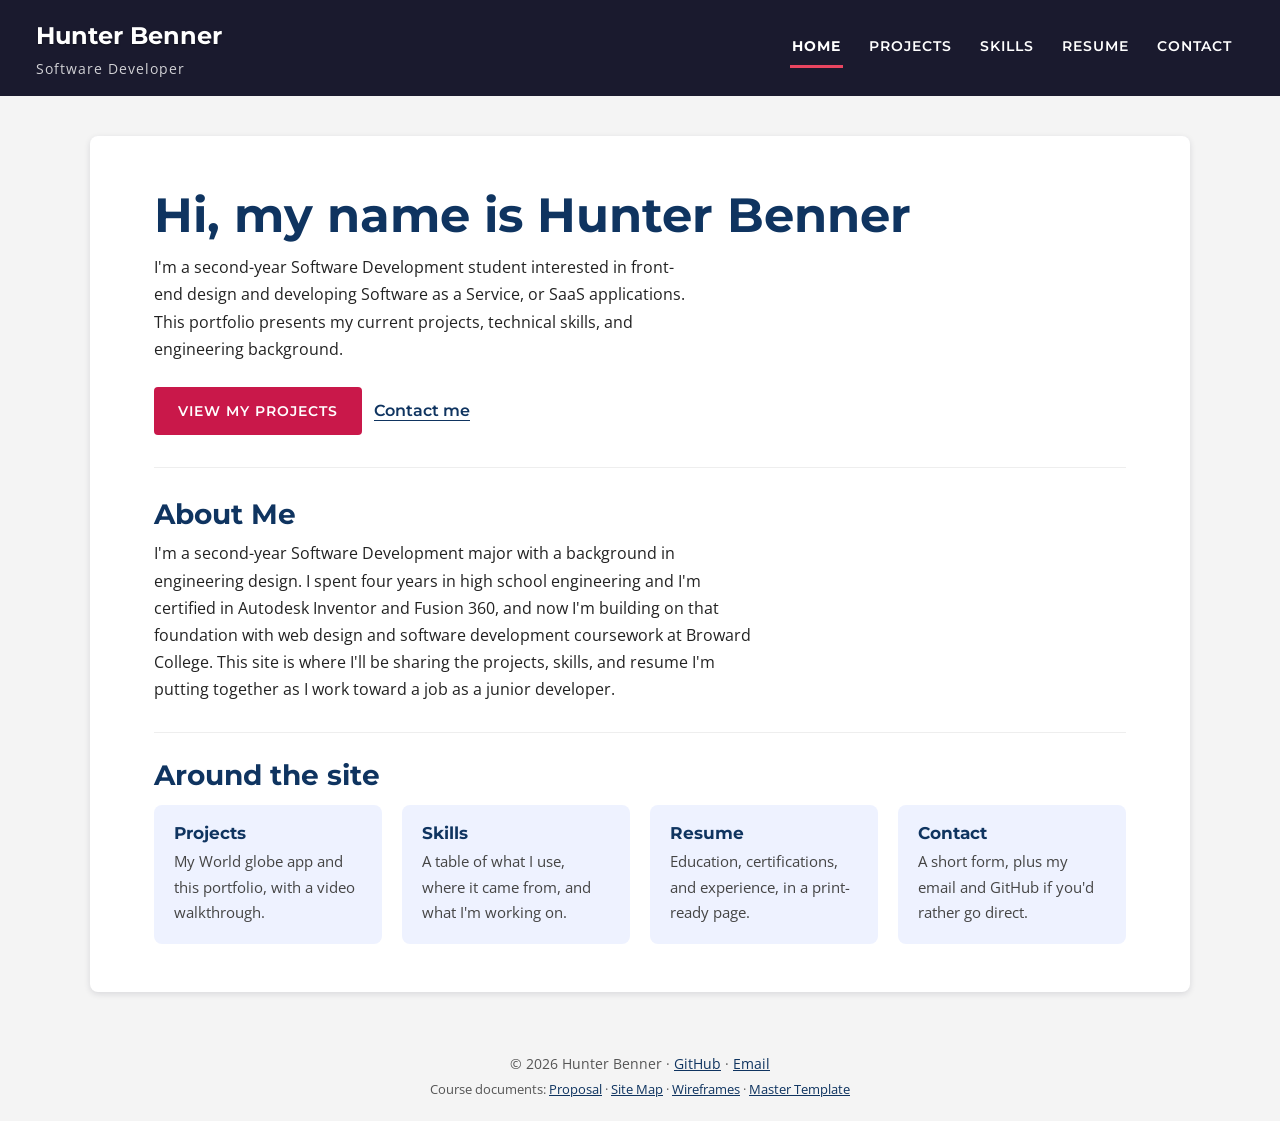
<file: index.html>
<!DOCTYPE html>
<!--
    Student Name: Hunter Benner
    File Name: index.html
    Date: 07/21/2026
-->
<html lang="en">
<head>
    <meta charset="utf-8">
    <meta name="viewport" content="width=device-width, initial-scale=1.0">
    <title>Hunter Benner – Software Developer</title>
    <meta name="description" content="Portfolio of Hunter Benner, a second-year Software Development student focused on front-end and full-stack web development.">
    <link href="https://fonts.googleapis.com/css2?family=Montserrat:wght@600;700&family=Open+Sans:ital,wght@0,400;0,600;1,400&display=swap" rel="stylesheet">
    <link rel="stylesheet" href="css/styles.css">
    <!-- Part 5: original HB favicon; PNG fallback for browsers without SVG icon support -->
    <link rel="icon" href="images/favicon.png" type="image/png" sizes="48x48">
    <link rel="icon" href="images/favicon.svg" type="image/svg+xml">
</head>
<body>
    <!-- Part 4: keyboard-visible skip link on every page -->
    <a class="skip-link" href="#main">Skip to main content</a>
    <header>
        <div class="site-brand-block">
            <!-- Site name is a linked text mark; the page h1 lives in main -->
            <p class="site-brand"><a href="index.html">Hunter Benner</a></p>
            <p class="site-tagline">Software Developer</p>
        </div>
        <nav>
            <ul>
                <!-- Part 4: current page marked with aria-current="page" -->
                <li><a href="index.html" aria-current="page">Home</a></li>
                <li><a href="projects.html">Projects</a></li>
                <li><a href="skills.html">Skills</a></li>
                <li><a href="resume.html">Resume</a></li>
                <li><a href="contact.html">Contact</a></li>
            </ul>
        </nav>
    </header>
    <main id="main" tabindex="-1">
        <section class="hero">
            <h1>Hi, my name is Hunter Benner</h1>
            <p>
                I'm a second-year Software Development student interested in front-end
                design and developing Software as a Service, or SaaS applications. This
                portfolio presents my current projects, technical skills, and engineering
                background.
            </p>
            <a href="projects.html" class="btn btn-primary">View My Projects</a>
            <a href="contact.html" class="link-secondary">Contact me</a>
        </section>

        <section class="about-section">
            <h2>About Me</h2>
            <p>
                I'm a second-year Software Development major with a background in engineering
                design. I spent four years in high school engineering and I'm certified in
                Autodesk Inventor and Fusion 360, and now I'm building on that foundation with
                web design and software development coursework at Broward College. This site is where
                I'll be sharing the projects, skills, and resume I'm putting together as I work
                toward a job as a junior developer.
            </p>
        </section>

        <!-- Part 5: CSS Grid section - one column on phones, 2x2 on
             tablets, four across on desktops (see .home-grid in styles.css) -->
        <section class="home-links" aria-label="Site sections">
            <h2>Around the site</h2>
            <ul class="home-grid">
                <li>
                    <h3><a href="projects.html">Projects</a></h3>
                    <p>My World globe app and this portfolio, with a video walkthrough.</p>
                </li>
                <li>
                    <h3><a href="skills.html">Skills</a></h3>
                    <p>A table of what I use, where it came from, and what I'm working on.</p>
                </li>
                <li>
                    <h3><a href="resume.html">Resume</a></h3>
                    <p>Education, certifications, and experience, in a print-ready page.</p>
                </li>
                <li>
                    <h3><a href="contact.html">Contact</a></h3>
                    <p>A short form, plus my email and GitHub if you'd rather go direct.</p>
                </li>
            </ul>
        </section>
    </main>
    <footer>
        <p>&copy; 2026 Hunter Benner &middot; <a href="https://github.com/hunterbenner">GitHub</a> &middot; <a href="mailto:hunterbenner3@gmail.com">Email</a></p>
        <!-- Part 5: course documents linked here instead of the main navigation -->
        <p class="footer-docs">Course documents: <a href="proposal.html">Proposal</a> &middot; <a href="sitemap.html">Site Map</a> &middot; <a href="wireframes/wireframes.html">Wireframes</a> &middot; <a href="template.html">Master Template</a></p>
    </footer>
</body>
</html>
</file>
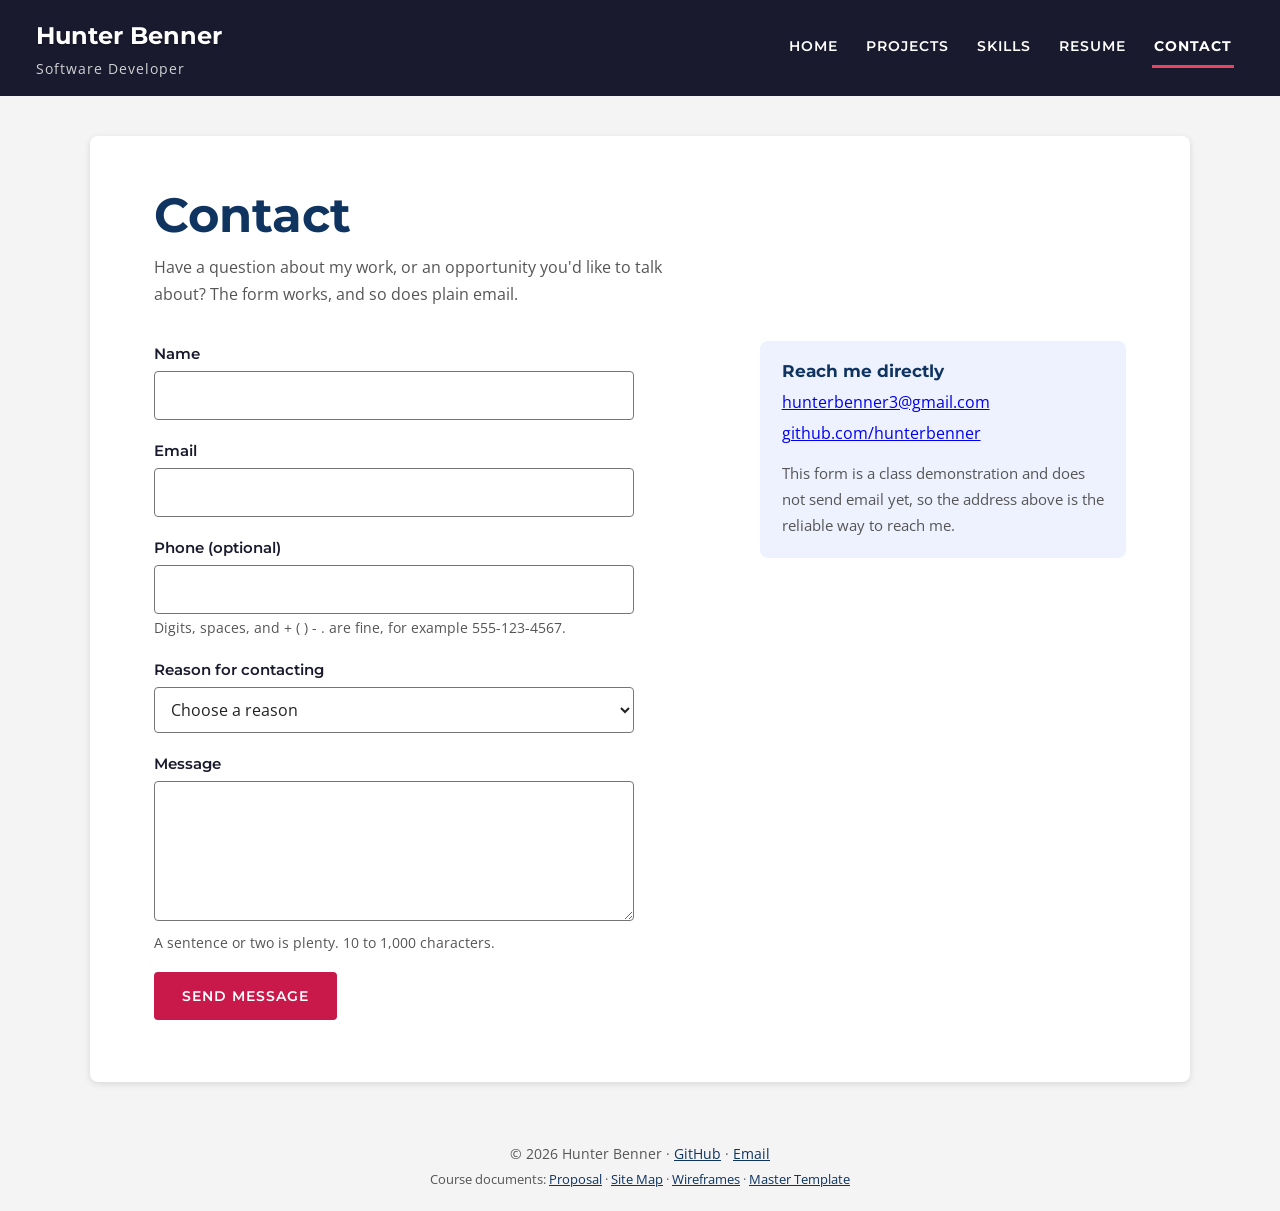
<file: contact.html>
<!DOCTYPE html>
<!--
    Student Name: Hunter Benner
    File Name: contact.html
    Date: 07/21/2026
-->
<html lang="en">
<head>
    <meta charset="utf-8">
    <meta name="viewport" content="width=device-width, initial-scale=1.0">
    <title>Contact – Hunter Benner</title>
    <meta name="description" content="Contact Hunter Benner through a short form, by email, or on GitHub.">
    <link href="https://fonts.googleapis.com/css2?family=Montserrat:wght@600;700&family=Open+Sans:ital,wght@0,400;0,600;1,400&display=swap" rel="stylesheet">
    <link rel="stylesheet" href="css/styles.css">
    <!-- Part 5: original HB favicon; PNG fallback for browsers without SVG icon support -->
    <link rel="icon" href="images/favicon.png" type="image/png" sizes="48x48">
    <link rel="icon" href="images/favicon.svg" type="image/svg+xml">
</head>
<body>
    <!-- Part 4: keyboard-visible skip link on every page -->
    <a class="skip-link" href="#main">Skip to main content</a>
    <header>
        <div class="site-brand-block">
            <p class="site-brand"><a href="index.html">Hunter Benner</a></p>
            <p class="site-tagline">Software Developer</p>
        </div>
        <nav>
            <ul>
                <li><a href="index.html">Home</a></li>
                <li><a href="projects.html">Projects</a></li>
                <li><a href="skills.html">Skills</a></li>
                <li><a href="resume.html">Resume</a></li>
                <!-- Part 4: current page marked with aria-current="page" -->
                <li><a href="contact.html" aria-current="page">Contact</a></li>
            </ul>
        </nav>
    </header>
    <main id="main" tabindex="-1">
        <div class="page-intro">
            <h1>Contact</h1>
            <p>
                Have a question about my work, or an opportunity you'd like to talk about?
                The form works, and so does plain email.
            </p>
        </div>

        <div class="contact-layout">
            <!-- Part 4: validated contact form. Built-in HTML validation
                 attributes plus scripts/contact.js for inline error messages,
                 focus management, and an honest status message. -->
            <form class="contact-form" id="contact-form" action="#" method="post">
                <div class="form-field">
                    <label for="contact-name">Name</label>
                    <input type="text" id="contact-name" name="name"
                           required minlength="2" maxlength="80" autocomplete="name">
                </div>

                <div class="form-field">
                    <label for="contact-email">Email</label>
                    <input type="email" id="contact-email" name="email"
                           required maxlength="100" autocomplete="email">
                </div>

                <div class="form-field">
                    <label for="contact-phone">Phone (optional)</label>
                    <input type="tel" id="contact-phone" name="phone"
                           maxlength="20" autocomplete="tel" inputmode="tel"
                           pattern="[0-9+\(\)\-\. ]{7,20}"
                           aria-describedby="phone-hint">
                    <p class="field-hint" id="phone-hint">
                        Digits, spaces, and + ( ) - . are fine, for example 555-123-4567.
                    </p>
                </div>

                <div class="form-field">
                    <label for="contact-reason">Reason for contacting</label>
                    <select id="contact-reason" name="reason" required>
                        <option value="" disabled selected>Choose a reason</option>
                        <option value="course">Course or assignment question</option>
                        <option value="opportunity">Internship or job opportunity</option>
                        <option value="feedback">Feedback on a project</option>
                        <option value="other">Something else</option>
                    </select>
                </div>

                <div class="form-field">
                    <label for="contact-message">Message</label>
                    <textarea id="contact-message" name="message"
                              required minlength="10" maxlength="1000"
                              aria-describedby="message-hint"></textarea>
                    <p class="field-hint" id="message-hint">
                        A sentence or two is plenty. 10 to 1,000 characters.
                    </p>
                </div>

                <button type="submit">Send message</button>

                <!-- Status region exists at load so screen readers announce updates -->
                <p class="form-status" id="form-status" role="status"></p>
            </form>

            <!-- Part 4: aside with direct contact routes -->
            <aside class="contact-aside" aria-label="Other ways to reach me">
                <h2>Reach me directly</h2>
                <ul>
                    <li><a href="mailto:hunterbenner3@gmail.com">hunterbenner3@gmail.com</a></li>
                    <li><a href="https://github.com/hunterbenner" target="_blank" rel="noopener noreferrer">github.com/hunterbenner</a></li>
                </ul>
                <p>
                    This form is a class demonstration and does not send email yet, so the
                    address above is the reliable way to reach me.
                </p>
            </aside>
        </div>
    </main>
    <footer>
        <p>&copy; 2026 Hunter Benner &middot; <a href="https://github.com/hunterbenner">GitHub</a> &middot; <a href="mailto:hunterbenner3@gmail.com">Email</a></p>
        <!-- Part 5: course documents linked here instead of the main navigation -->
        <p class="footer-docs">Course documents: <a href="proposal.html">Proposal</a> &middot; <a href="sitemap.html">Site Map</a> &middot; <a href="wireframes/wireframes.html">Wireframes</a> &middot; <a href="template.html">Master Template</a></p>
    </footer>
    <script src="scripts/contact.js"></script>
</body>
</html>
</file>
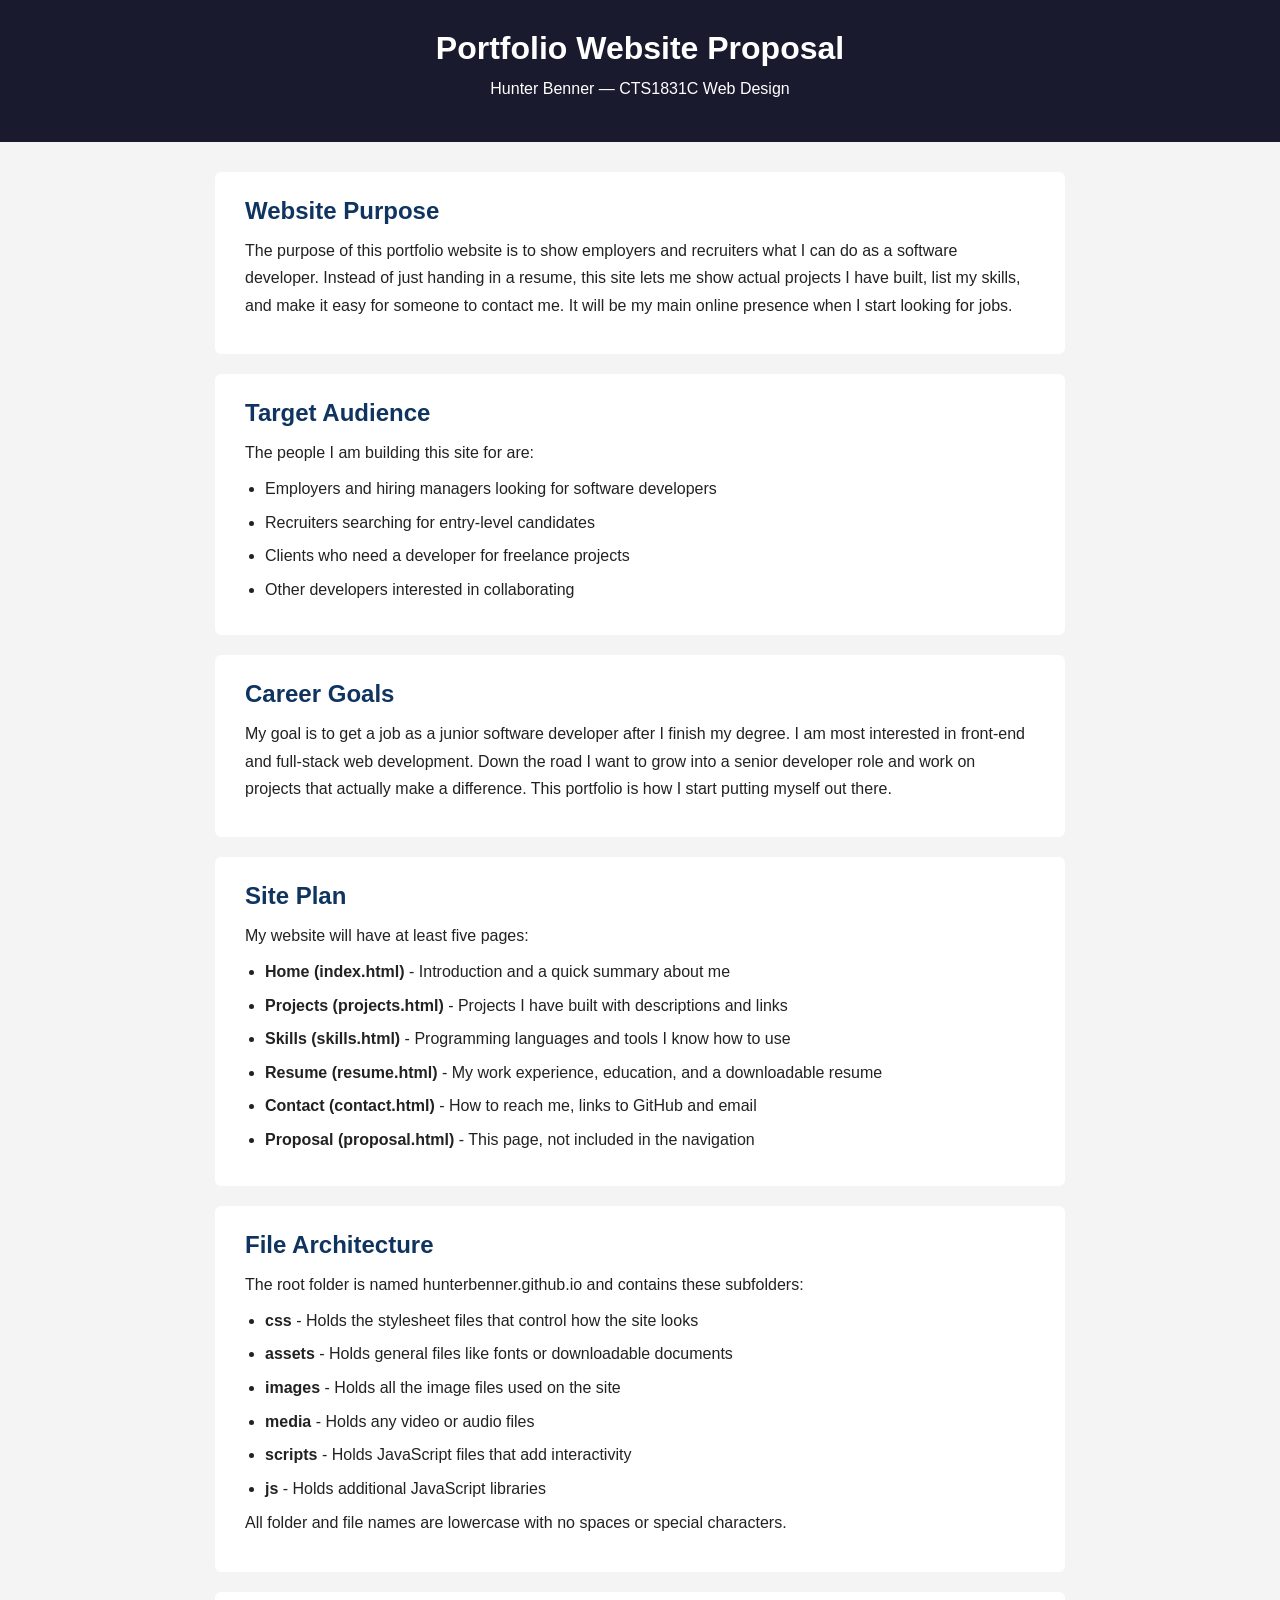
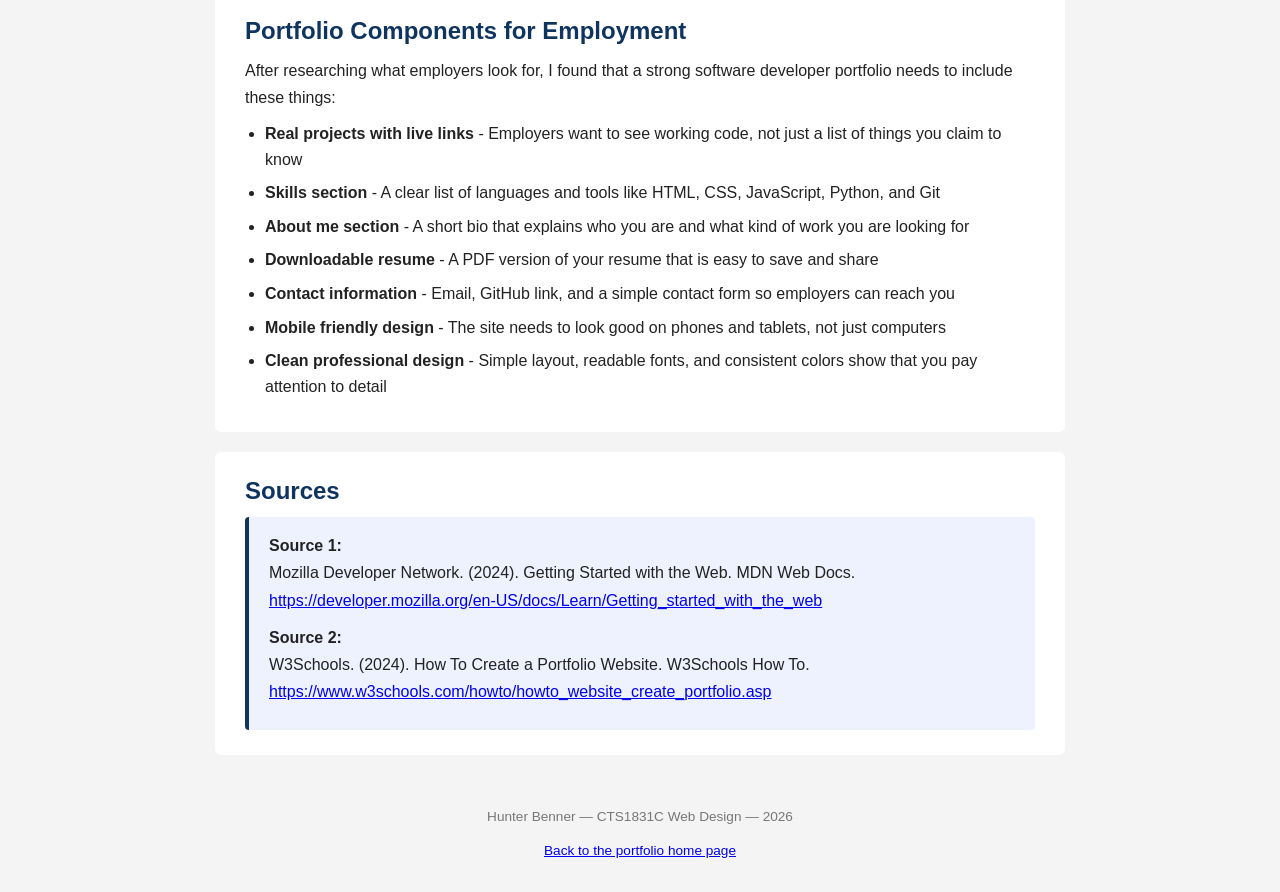
<file: proposal.html>
<!DOCTYPE html>
<!--
    Student Name: Hunter Benner
    File Name: proposal.html
    Date: 06/29/2026
    Description: This is my portfolio proposal page. It explains the purpose
                 of my website, who it is for, and what I researched about
                 building a portfolio to get a job in software development.
                 This page is not linked in the navigation menu.
-->
<html lang="en">

<head>
    <meta charset="utf-8">
    <meta name="viewport" content="width=device-width, initial-scale=1.0">
    <title>Portfolio Proposal - Hunter Benner</title>
    <link rel="icon" href="images/favicon.png" type="image/png" sizes="48x48">
    <link rel="icon" href="images/favicon.svg" type="image/svg+xml">

    <style>

        /* This resets default browser spacing so everything looks consistent */
        body, h1, h2, p, ul, li {
            margin: 0;
            padding: 0;
        }

        /* Sets the overall page background and font */
        body {
            font-family: Arial, sans-serif;
            background-color: #f4f4f4;
            color: #222222;
        }

        /* The top banner of the page with my name and title */
        header {
            background-color: #1a1a2e;
            color: white;
            text-align: center;
            padding: 30px;
        }

        /* Adds space below the main heading in the header */
        header h1 {
            margin-bottom: 8px;
        }

        /* Centers the main content and limits how wide it gets */
        main {
            max-width: 850px;
            margin: 30px auto;
            padding: 0 20px;
        }

        /* Each white card/box on the page.
           NOTE: I used section instead of div because section is an HTML5
           semantic element - it tells the browser what the content IS,
           not just how it looks. If teacher asks, that is why. */
        section {
            background-color: white;
            padding: 25px 30px;
            margin-bottom: 20px;
            border-radius: 6px;
        }

        /* The heading inside each section */
        section h2 {
            color: #0f3460;
            margin-bottom: 12px;
        }

        /* Adds space between paragraphs */
        p {
            margin-bottom: 10px;
            line-height: 1.7;
        }

        /* Indents the bullet point lists */
        ul {
            padding-left: 20px;
        }

        /* Adds spacing between each bullet point */
        ul li {
            margin-bottom: 8px;
            line-height: 1.6;
        }

        /* Long source URLs wrap instead of overflowing on phones */
        .sources a {
            overflow-wrap: anywhere;
        }

        /* The blue box that holds my sources/citations */
        .sources {
            background-color: #eef2ff;
            border-left: 4px solid #0f3460;
            padding: 15px 20px;
            margin-top: 10px;
            border-radius: 4px;
        }

        /* The bottom footer bar */
        footer {
            text-align: center;
            padding: 20px;
            font-size: 0.85em;
            color: #777777;
        }

    </style>

</head>

<body>

    <!-- This is the top section of the page with my name -->
    <header>
        <h1>Portfolio Website Proposal</h1>
        <p>Hunter Benner &mdash; CTS1831C Web Design</p>
    </header>

    <!-- This is where all the main content goes -->
    <main>

        <!-- Section 1: What is the website for -->
        <section>
            <h2>Website Purpose</h2>
            <p>
                The purpose of this portfolio website is to show employers and recruiters what I can do
                as a software developer. Instead of just handing in a resume, this site lets me show
                actual projects I have built, list my skills, and make it easy for someone to contact me.
                It will be my main online presence when I start looking for jobs.
            </p>
        </section>

        <!-- Section 2: Who will visit the site -->
        <section>
            <h2>Target Audience</h2>
            <p>The people I am building this site for are:</p>
            <ul>
                <li>Employers and hiring managers looking for software developers</li>
                <li>Recruiters searching for entry-level candidates</li>
                <li>Clients who need a developer for freelance projects</li>
                <li>Other developers interested in collaborating</li>
            </ul>
        </section>

        <!-- Section 3: What I want to do with my career -->
        <section>
            <h2>Career Goals</h2>
            <p>
                My goal is to get a job as a junior software developer after I finish my degree.
                I am most interested in front-end and full-stack web development. Down the road
                I want to grow into a senior developer role and work on projects that actually
                make a difference. This portfolio is how I start putting myself out there.
            </p>
        </section>

        <!-- Section 4: The pages my site will have -->
        <section>
            <h2>Site Plan</h2>
            <p>My website will have at least five pages:</p>
            <ul>
                <li><strong>Home (index.html)</strong> - Introduction and a quick summary about me</li>
                <li><strong>Projects (projects.html)</strong> - Projects I have built with descriptions and links</li>
                <li><strong>Skills (skills.html)</strong> - Programming languages and tools I know how to use</li>
                <li><strong>Resume (resume.html)</strong> - My work experience, education, and a downloadable resume</li>
                <li><strong>Contact (contact.html)</strong> - How to reach me, links to GitHub and email</li>
                <li><strong>Proposal (proposal.html)</strong> - This page, not included in the navigation</li>
            </ul>
        </section>

        <!-- Section 5: How the files are organized -->
        <section>
            <h2>File Architecture</h2>
            <p>The root folder is named hunterbenner.github.io and contains these subfolders:</p>
            <ul>
                <li><strong>css</strong> - Holds the stylesheet files that control how the site looks</li>
                <li><strong>assets</strong> - Holds general files like fonts or downloadable documents</li>
                <li><strong>images</strong> - Holds all the image files used on the site</li>
                <li><strong>media</strong> - Holds any video or audio files</li>
                <li><strong>scripts</strong> - Holds JavaScript files that add interactivity</li>
                <li><strong>js</strong> - Holds additional JavaScript libraries</li>
            </ul>
            <p>All folder and file names are lowercase with no spaces or special characters.</p>
        </section>

        <!-- Section 6: What a portfolio needs based on my research -->
        <section>
            <h2>Portfolio Components for Employment</h2>
            <p>
                After researching what employers look for, I found that a strong software developer
                portfolio needs to include these things:
            </p>
            <ul>
                <li><strong>Real projects with live links</strong> - Employers want to see working code, not just a list of things you claim to know</li>
                <li><strong>Skills section</strong> - A clear list of languages and tools like HTML, CSS, JavaScript, Python, and Git</li>
                <li><strong>About me section</strong> - A short bio that explains who you are and what kind of work you are looking for</li>
                <li><strong>Downloadable resume</strong> - A PDF version of your resume that is easy to save and share</li>
                <li><strong>Contact information</strong> - Email, GitHub link, and a simple contact form so employers can reach you</li>
                <li><strong>Mobile friendly design</strong> - The site needs to look good on phones and tablets, not just computers</li>
                <li><strong>Clean professional design</strong> - Simple layout, readable fonts, and consistent colors show that you pay attention to detail</li>
            </ul>
        </section>

        <!-- Section 7: Where I got my information from -->
        <section>
            <h2>Sources</h2>
            <div class="sources">
                <p>
                    <strong>Source 1:</strong><br>
                    Mozilla Developer Network. (2024). Getting Started with the Web. MDN Web Docs.<br>
                    <a href="https://developer.mozilla.org/en-US/docs/Learn/Getting_started_with_the_web" target="_blank">
                        https://developer.mozilla.org/en-US/docs/Learn/Getting_started_with_the_web
                    </a>
                </p>
                <p>
                    <strong>Source 2:</strong><br>
                    W3Schools. (2024). How To Create a Portfolio Website. W3Schools How To.<br>
                    <a href="https://www.w3schools.com/howto/howto_website_create_portfolio.asp" target="_blank">
                        https://www.w3schools.com/howto/howto_website_create_portfolio.asp
                    </a>
                </p>
            </div>
        </section>

    </main>

    <!-- Bottom of the page -->
    <footer>
        <p>Hunter Benner &mdash; CTS1831C Web Design &mdash; 2026</p>
        <p><a href="index.html">Back to the portfolio home page</a></p>
    </footer>

</body>

</html>
</file>
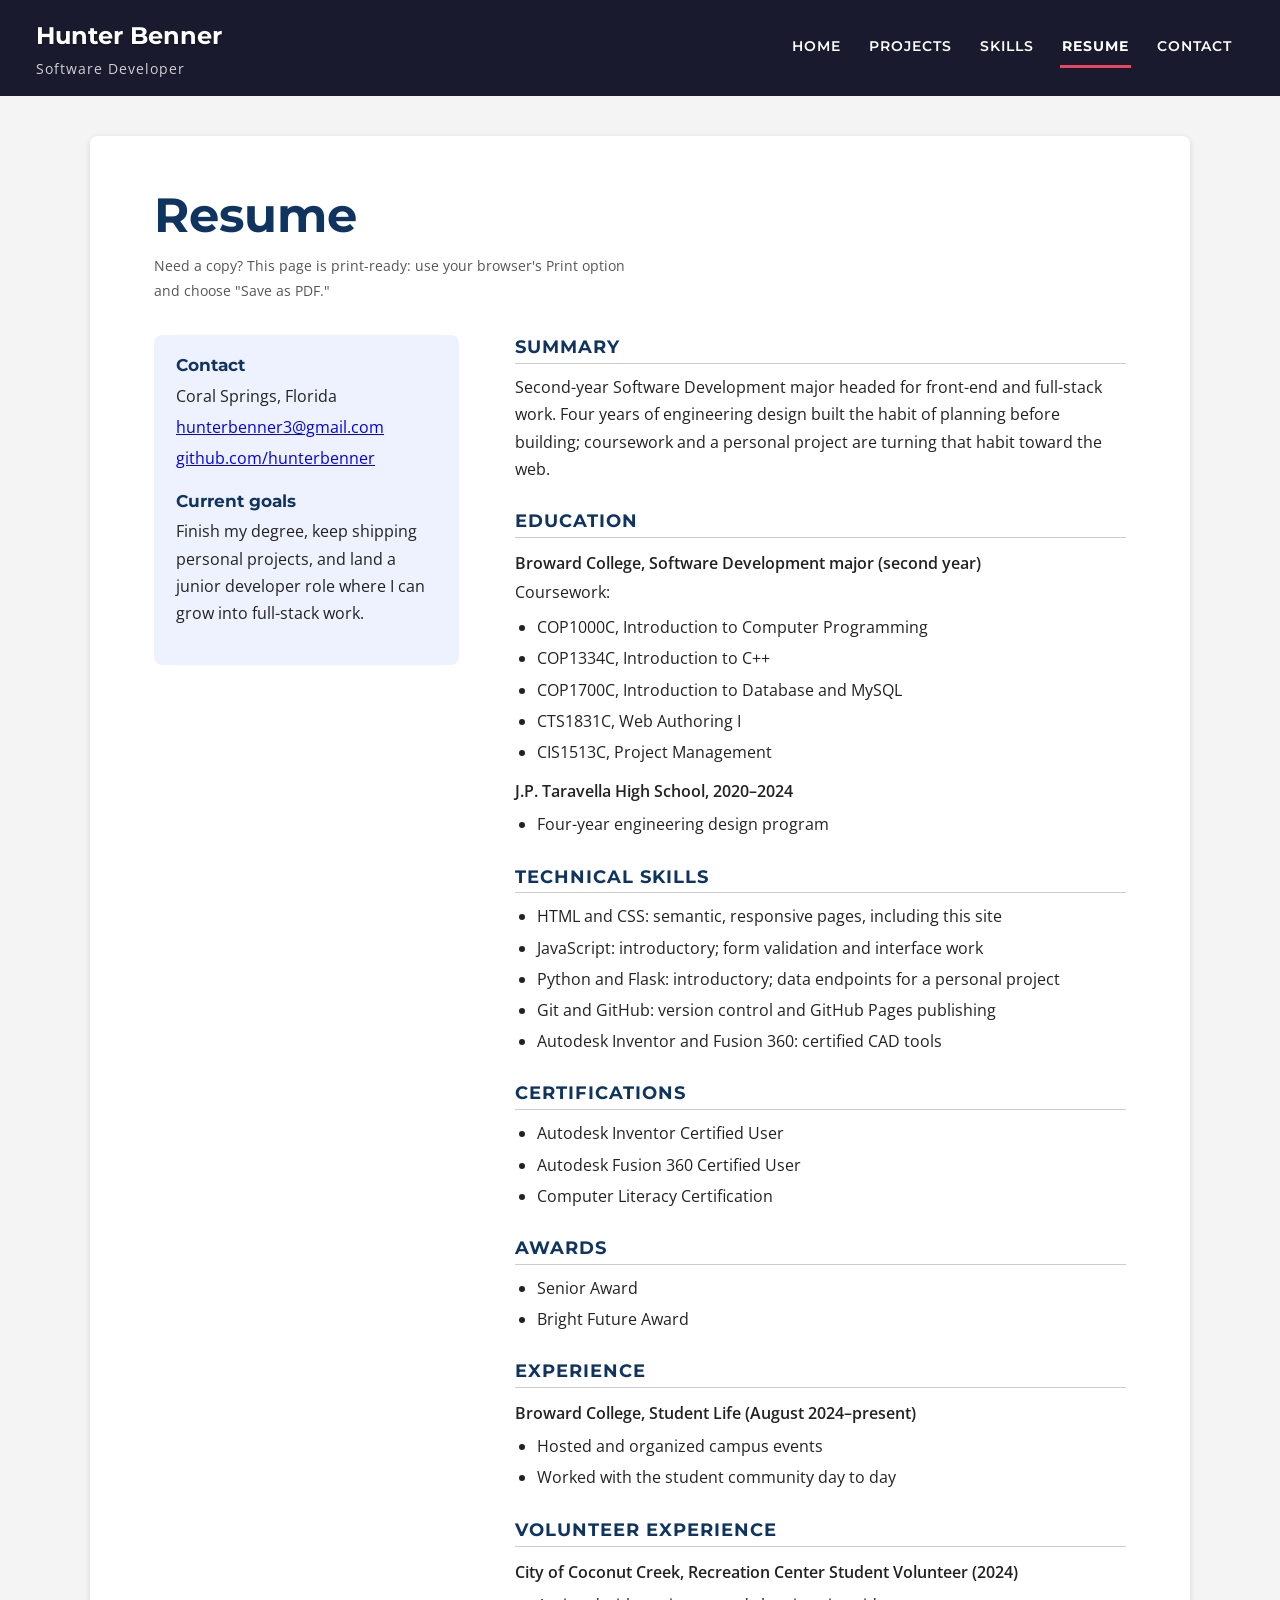
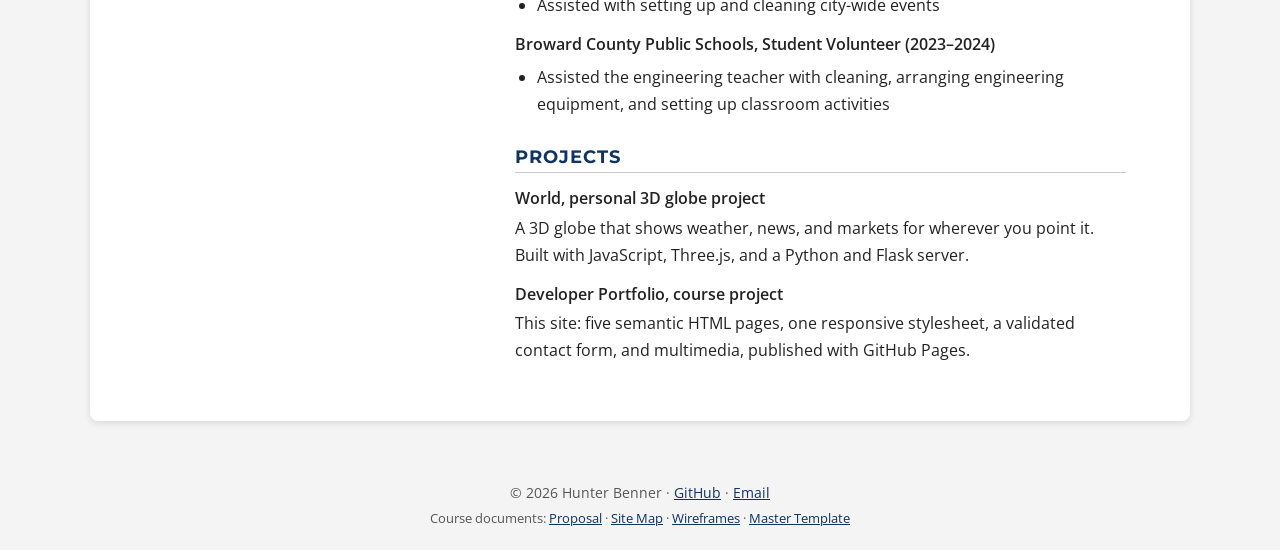
<file: resume.html>
<!DOCTYPE html>
<!--
    Student Name: Hunter Benner
    File Name: resume.html
    Date: 07/21/2026
-->
<html lang="en">
<head>
    <meta charset="utf-8">
    <meta name="viewport" content="width=device-width, initial-scale=1.0">
    <title>Resume – Hunter Benner</title>
    <meta name="description" content="Resume for Hunter Benner, Software Development student at Broward College with an engineering design background and Autodesk certifications.">
    <link href="https://fonts.googleapis.com/css2?family=Montserrat:wght@600;700&family=Open+Sans:ital,wght@0,400;0,600;1,400&display=swap" rel="stylesheet">
    <link rel="stylesheet" href="css/styles.css">
    <!-- Part 5: original HB favicon; PNG fallback for browsers without SVG icon support -->
    <link rel="icon" href="images/favicon.png" type="image/png" sizes="48x48">
    <link rel="icon" href="images/favicon.svg" type="image/svg+xml">
</head>
<body>
    <!-- Part 4: keyboard-visible skip link on every page -->
    <a class="skip-link" href="#main">Skip to main content</a>
    <header>
        <div class="site-brand-block">
            <p class="site-brand"><a href="index.html">Hunter Benner</a></p>
            <p class="site-tagline">Software Developer</p>
        </div>
        <nav>
            <ul>
                <li><a href="index.html">Home</a></li>
                <li><a href="projects.html">Projects</a></li>
                <li><a href="skills.html">Skills</a></li>
                <!-- Part 4: current page marked with aria-current="page" -->
                <li><a href="resume.html" aria-current="page">Resume</a></li>
                <li><a href="contact.html">Contact</a></li>
            </ul>
        </nav>
    </header>
    <main id="main" tabindex="-1">
        <div class="page-intro">
            <h1>Resume</h1>
            <!-- Part 4: no PDF exists yet, so the page itself is the printable
                 resume via the @media print styles in css/styles.css -->
            <p class="print-note">
                Need a copy? This page is print-ready: use your browser's Print option and
                choose "Save as PDF."
            </p>
        </div>

        <!-- Part 4: semantic resume layout - article for the resume,
             aside for contact details and current goals -->
        <div class="resume-layout">
            <article class="resume-article" aria-label="Resume">
                <section>
                    <h2>Summary</h2>
                    <p>
                        Second-year Software Development major headed for front-end and
                        full-stack work. Four years of engineering design built the habit of
                        planning before building; coursework and a personal project are
                        turning that habit toward the web.
                    </p>
                </section>

                <section>
                    <h2>Education</h2>
                    <p class="resume-item-title">Broward College, Software Development major (second year)</p>
                    <p>Coursework:</p>
                    <ul>
                        <li>COP1000C, Introduction to Computer Programming</li>
                        <li>COP1334C, Introduction to C++</li>
                        <li>COP1700C, Introduction to Database and MySQL</li>
                        <li>CTS1831C, Web Authoring I</li>
                        <li>CIS1513C, Project Management</li>
                    </ul>
                    <p class="resume-item-title">J.P. Taravella High School, 2020&ndash;2024</p>
                    <ul>
                        <li>Four-year engineering design program</li>
                    </ul>
                </section>

                <section>
                    <h2>Technical Skills</h2>
                    <ul>
                        <li>HTML and CSS: semantic, responsive pages, including this site</li>
                        <li>JavaScript: introductory; form validation and interface work</li>
                        <li>Python and Flask: introductory; data endpoints for a personal project</li>
                        <li>Git and GitHub: version control and GitHub Pages publishing</li>
                        <li>Autodesk Inventor and Fusion 360: certified CAD tools</li>
                    </ul>
                </section>

                <section>
                    <h2>Certifications</h2>
                    <ul>
                        <li>Autodesk Inventor Certified User</li>
                        <li>Autodesk Fusion 360 Certified User</li>
                        <li>Computer Literacy Certification</li>
                    </ul>
                </section>

                <section>
                    <h2>Awards</h2>
                    <ul>
                        <li>Senior Award</li>
                        <li>Bright Future Award</li>
                    </ul>
                </section>

                <section>
                    <h2>Experience</h2>
                    <p class="resume-item-title">Broward College, Student Life (August 2024&ndash;present)</p>
                    <ul>
                        <li>Hosted and organized campus events</li>
                        <li>Worked with the student community day to day</li>
                    </ul>
                </section>

                <section>
                    <h2>Volunteer Experience</h2>
                    <p class="resume-item-title">City of Coconut Creek, Recreation Center Student Volunteer (2024)</p>
                    <ul>
                        <li>Assisted with setting up and cleaning city-wide events</li>
                    </ul>
                    <p class="resume-item-title">Broward County Public Schools, Student Volunteer (2023&ndash;2024)</p>
                    <ul>
                        <li>Assisted the engineering teacher with cleaning, arranging
                            engineering equipment, and setting up classroom activities</li>
                    </ul>
                </section>

                <section>
                    <h2>Projects</h2>
                    <p class="resume-item-title">World, personal 3D globe project</p>
                    <p>
                        A 3D globe that shows weather, news, and markets for wherever you
                        point it. Built with JavaScript, Three.js, and a Python and Flask
                        server.
                    </p>
                    <p class="resume-item-title">Developer Portfolio, course project</p>
                    <p>
                        This site: five semantic HTML pages, one responsive stylesheet, a
                        validated contact form, and multimedia, published with GitHub Pages.
                    </p>
                </section>
            </article>

            <aside class="resume-aside" aria-label="Contact and goals">
                <h2>Contact</h2>
                <ul>
                    <li>Coral Springs, Florida</li>
                    <li><a href="mailto:hunterbenner3@gmail.com">hunterbenner3@gmail.com</a></li>
                    <li><a href="https://github.com/hunterbenner">github.com/hunterbenner</a></li>
                </ul>

                <h2>Current goals</h2>
                <p>
                    Finish my degree, keep shipping personal projects, and land a junior
                    developer role where I can grow into full-stack work.
                </p>
            </aside>
        </div>
    </main>
    <footer>
        <p>&copy; 2026 Hunter Benner &middot; <a href="https://github.com/hunterbenner">GitHub</a> &middot; <a href="mailto:hunterbenner3@gmail.com">Email</a></p>
        <!-- Part 5: course documents linked here instead of the main navigation -->
        <p class="footer-docs">Course documents: <a href="proposal.html">Proposal</a> &middot; <a href="sitemap.html">Site Map</a> &middot; <a href="wireframes/wireframes.html">Wireframes</a> &middot; <a href="template.html">Master Template</a></p>
    </footer>
</body>
</html>
</file>
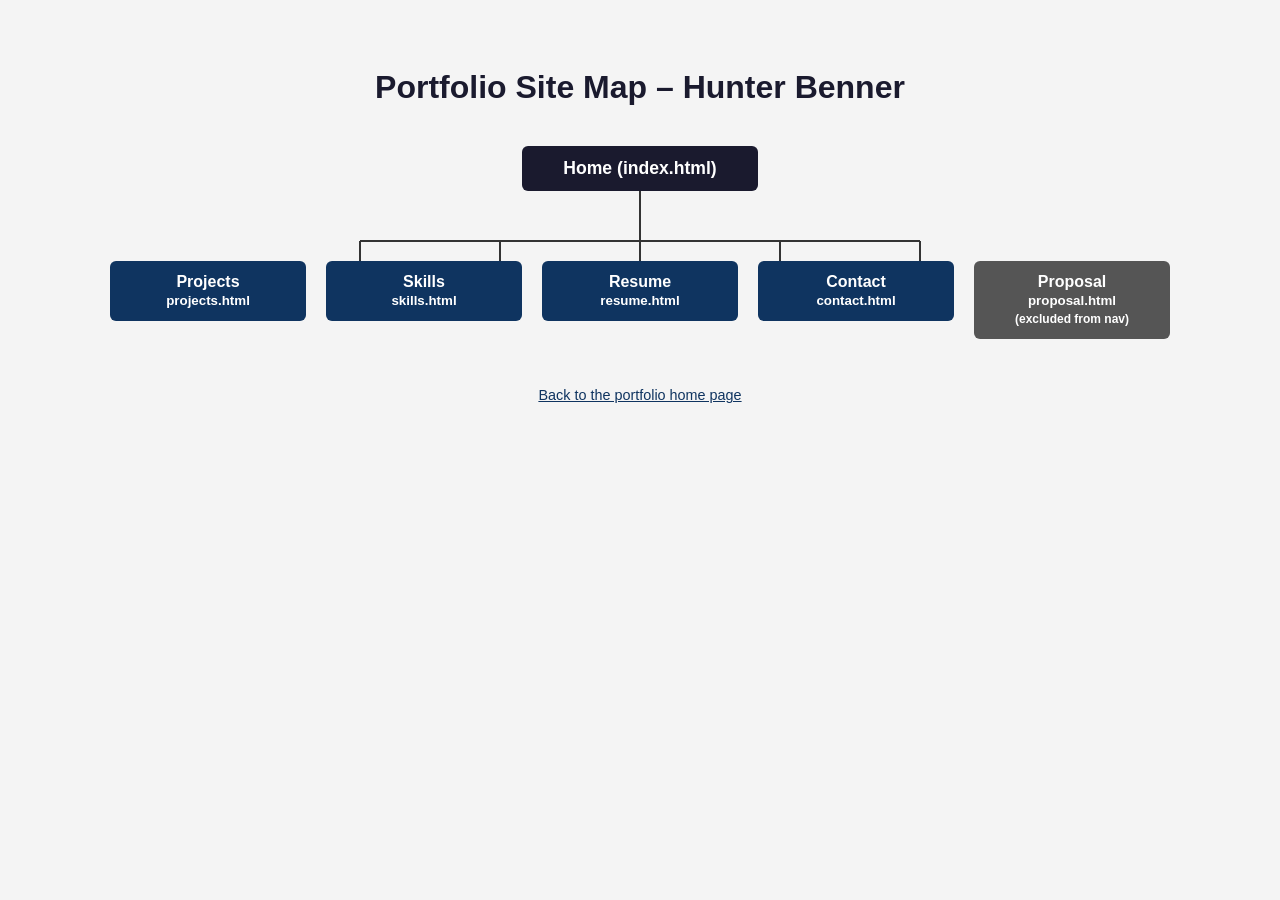
<file: sitemap.html>
<!DOCTYPE html>
<!--
    Student Name: Hunter Benner
    File Name: sitemap.html
    Date: 06/29/2026
-->
<html lang="en">
<head>
    <meta charset="utf-8">
    <meta name="viewport" content="width=device-width, initial-scale=1.0">
    <title>Site Map – Hunter Benner Portfolio</title>
    <link rel="icon" href="images/favicon.png" type="image/png" sizes="48x48">
    <link rel="icon" href="images/favicon.svg" type="image/svg+xml">
    <style>
        body {
            font-family: Arial, sans-serif;
            background-color: #f4f4f4;
            display: flex;
            flex-direction: column;
            align-items: center;
            padding: 40px 20px;
        }

        h1 {
            margin-bottom: 40px;
            color: #1a1a2e;
        }

        .map {
            display: flex;
            flex-direction: column;
            align-items: center;
            /* The diagram is a fixed-width drawing, so it scrolls
               sideways on small screens instead of breaking the page */
            max-width: 100%;
            overflow-x: auto;
            padding-bottom: 8px;
        }

        .node {
            background-color: #0f3460;
            color: #fff;
            padding: 12px 28px;
            border-radius: 6px;
            font-weight: bold;
            font-size: 1em;
            text-align: center;
            min-width: 140px;
        }

        .root {
            background-color: #1a1a2e;
            font-size: 1.1em;
            min-width: 180px;
        }

        .connector-down {
            width: 2px;
            height: 30px;
            background-color: #333;
            margin: 0 auto;
        }

        .children {
            display: flex;
            gap: 20px;
            align-items: flex-start;
            position: relative;
        }

        .child-col {
            display: flex;
            flex-direction: column;
            align-items: center;
        }

        .back-link {
            margin-top: 40px;
            font-size: 0.9em;
        }

        .back-link a {
            color: #0f3460;
        }

        .horizontal-line {
            height: 2px;
            background-color: #333;
            width: calc(100% - 160px);
            position: absolute;
            top: 0;
            left: 80px;
        }
    </style>
</head>
<body>

<h1>Portfolio Site Map – Hunter Benner</h1>

<div class="map">

    <!-- Root -->
    <div class="node root">Home (index.html)</div>
    <div class="connector-down"></div>

    <!-- Horizontal bar visual -->
    <svg width="720" height="40" xmlns="http://www.w3.org/2000/svg">
        <line x1="360" y1="0" x2="360" y2="20" stroke="#333" stroke-width="2"/>
        <line x1="80" y1="20" x2="640" y2="20" stroke="#333" stroke-width="2"/>
        <line x1="80" y1="20" x2="80" y2="40" stroke="#333" stroke-width="2"/>
        <line x1="220" y1="20" x2="220" y2="40" stroke="#333" stroke-width="2"/>
        <line x1="360" y1="20" x2="360" y2="40" stroke="#333" stroke-width="2"/>
        <line x1="500" y1="20" x2="500" y2="40" stroke="#333" stroke-width="2"/>
        <line x1="640" y1="20" x2="640" y2="40" stroke="#333" stroke-width="2"/>
    </svg>

    <!-- Children -->
    <div class="children">
        <div class="child-col">
            <div class="node">Projects<br><small>projects.html</small></div>
        </div>
        <div class="child-col">
            <div class="node">Skills<br><small>skills.html</small></div>
        </div>
        <div class="child-col">
            <div class="node">Resume<br><small>resume.html</small></div>
        </div>
        <div class="child-col">
            <div class="node">Contact<br><small>contact.html</small></div>
        </div>
        <div class="child-col">
            <div class="node" style="background-color:#555;">Proposal<br><small>proposal.html</small><br><small style="font-size:0.75em;">(excluded from nav)</small></div>
        </div>
    </div>

</div>

<p class="back-link"><a href="index.html">Back to the portfolio home page</a></p>

</body>
</html>
</file>
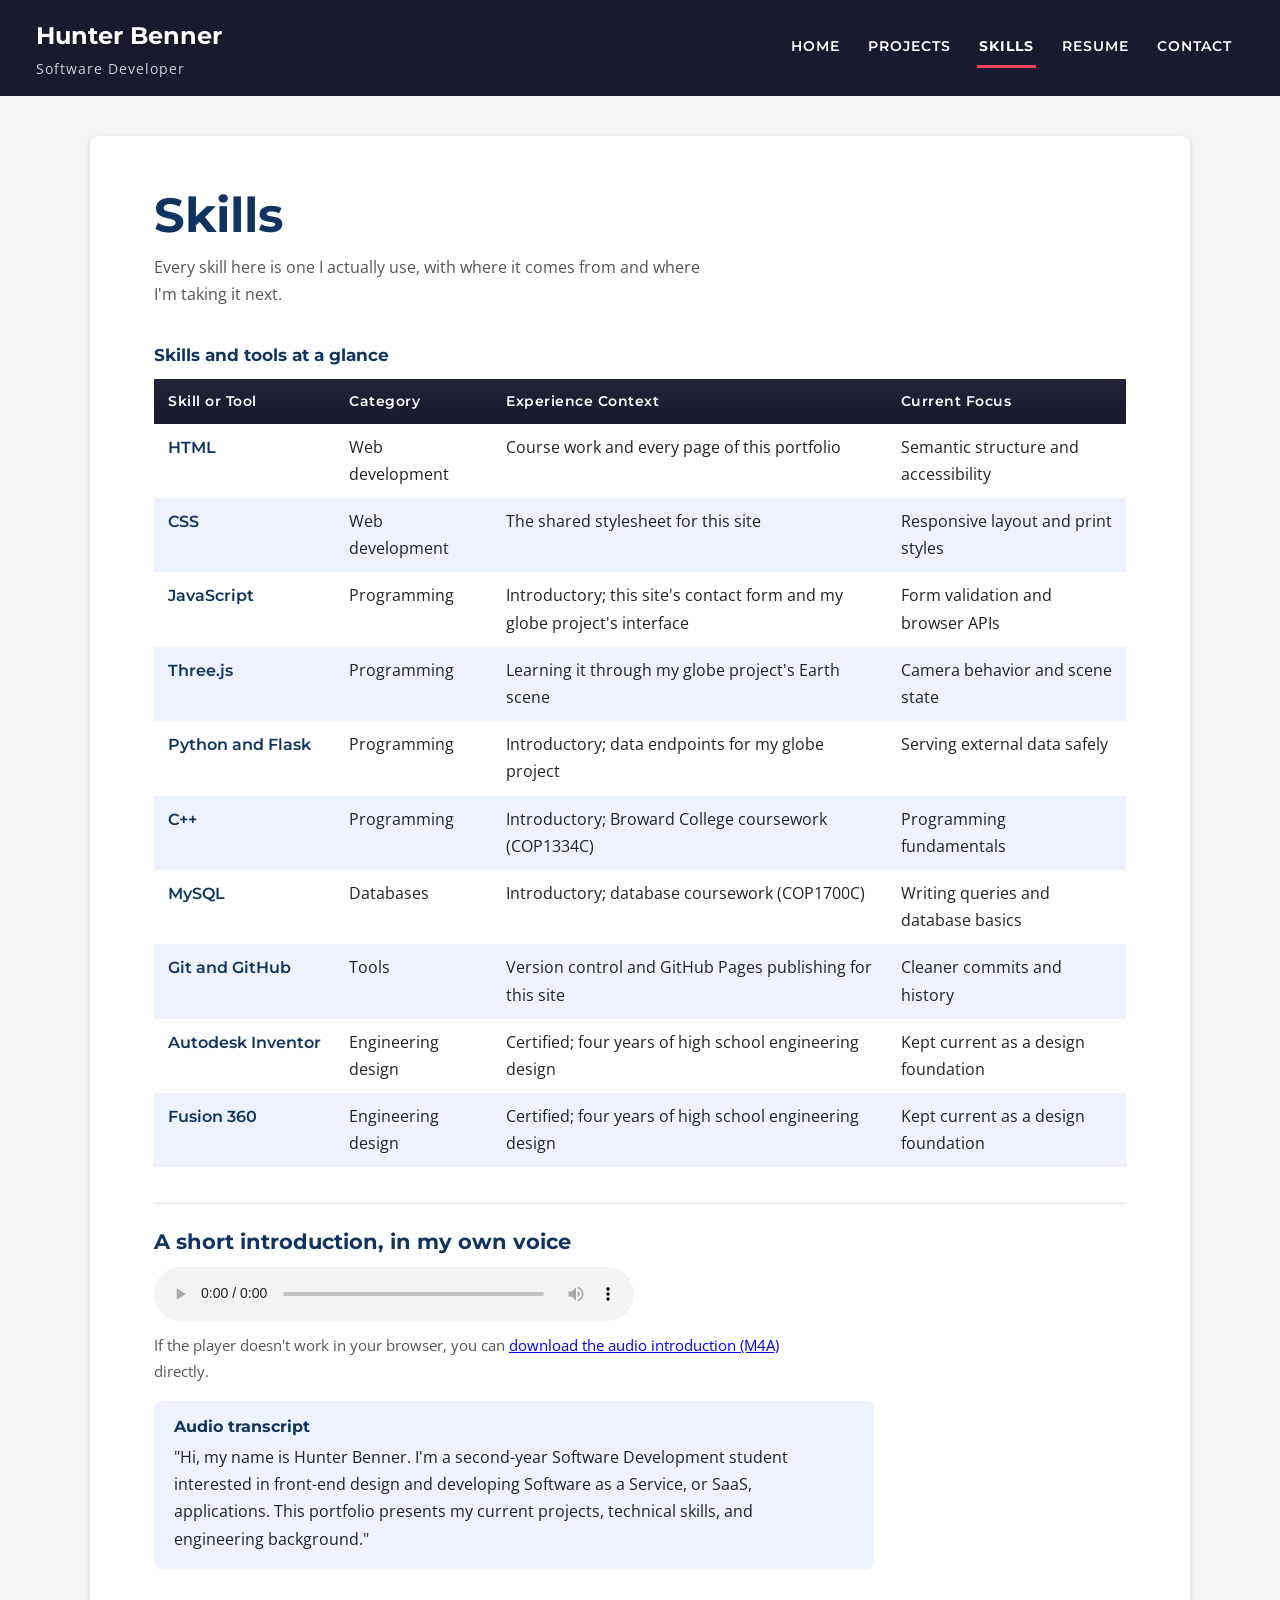
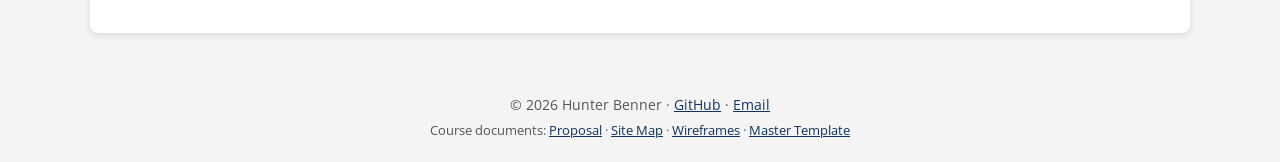
<file: skills.html>
<!DOCTYPE html>
<!--
    Student Name: Hunter Benner
    File Name: skills.html
    Date: 07/21/2026
-->
<html lang="en">
<head>
    <meta charset="utf-8">
    <meta name="viewport" content="width=device-width, initial-scale=1.0">
    <title>Skills – Hunter Benner</title>
    <meta name="description" content="Hunter Benner's technical skills: web development, introductory programming, version control, and certified CAD tools, with a short audio introduction.">
    <link href="https://fonts.googleapis.com/css2?family=Montserrat:wght@600;700&family=Open+Sans:ital,wght@0,400;0,600;1,400&display=swap" rel="stylesheet">
    <link rel="stylesheet" href="css/styles.css">
    <!-- Part 5: original HB favicon; PNG fallback for browsers without SVG icon support -->
    <link rel="icon" href="images/favicon.png" type="image/png" sizes="48x48">
    <link rel="icon" href="images/favicon.svg" type="image/svg+xml">
</head>
<body>
    <!-- Part 4: keyboard-visible skip link on every page -->
    <a class="skip-link" href="#main">Skip to main content</a>
    <header>
        <div class="site-brand-block">
            <p class="site-brand"><a href="index.html">Hunter Benner</a></p>
            <p class="site-tagline">Software Developer</p>
        </div>
        <nav>
            <ul>
                <li><a href="index.html">Home</a></li>
                <li><a href="projects.html">Projects</a></li>
                <!-- Part 4: current page marked with aria-current="page" -->
                <li><a href="skills.html" aria-current="page">Skills</a></li>
                <li><a href="resume.html">Resume</a></li>
                <li><a href="contact.html">Contact</a></li>
            </ul>
        </nav>
    </header>
    <main id="main" tabindex="-1">
        <div class="page-intro">
            <h1>Skills</h1>
            <p>
                Every skill here is one I actually use, with where it comes from and where
                I'm taking it next.
            </p>
        </div>

        <!-- Part 4: accessible data table with caption, thead, tbody,
             column headers, and row headers. Row striping comes from the
             tbody tr:nth-of-type(even) rule in css/styles.css. -->
        <section aria-label="Skills table">
            <div class="table-scroll" role="region" aria-labelledby="skills-caption" tabindex="0">
                <table class="skills-table">
                    <caption id="skills-caption">Skills and tools at a glance</caption>
                    <thead>
                        <tr>
                            <th scope="col">Skill or Tool</th>
                            <th scope="col">Category</th>
                            <th scope="col">Experience Context</th>
                            <th scope="col">Current Focus</th>
                        </tr>
                    </thead>
                    <tbody>
                        <tr>
                            <th scope="row">HTML</th>
                            <td>Web development</td>
                            <td>Course work and every page of this portfolio</td>
                            <td>Semantic structure and accessibility</td>
                        </tr>
                        <tr>
                            <th scope="row">CSS</th>
                            <td>Web development</td>
                            <td>The shared stylesheet for this site</td>
                            <td>Responsive layout and print styles</td>
                        </tr>
                        <tr>
                            <th scope="row">JavaScript</th>
                            <td>Programming</td>
                            <td>Introductory; this site's contact form and my globe project's interface</td>
                            <td>Form validation and browser APIs</td>
                        </tr>
                        <tr>
                            <th scope="row">Three.js</th>
                            <td>Programming</td>
                            <td>Learning it through my globe project's Earth scene</td>
                            <td>Camera behavior and scene state</td>
                        </tr>
                        <tr>
                            <th scope="row">Python and Flask</th>
                            <td>Programming</td>
                            <td>Introductory; data endpoints for my globe project</td>
                            <td>Serving external data safely</td>
                        </tr>
                        <tr>
                            <th scope="row">C++</th>
                            <td>Programming</td>
                            <td>Introductory; Broward College coursework (COP1334C)</td>
                            <td>Programming fundamentals</td>
                        </tr>
                        <tr>
                            <th scope="row">MySQL</th>
                            <td>Databases</td>
                            <td>Introductory; database coursework (COP1700C)</td>
                            <td>Writing queries and database basics</td>
                        </tr>
                        <tr>
                            <th scope="row">Git and GitHub</th>
                            <td>Tools</td>
                            <td>Version control and GitHub Pages publishing for this site</td>
                            <td>Cleaner commits and history</td>
                        </tr>
                        <tr>
                            <th scope="row">Autodesk Inventor</th>
                            <td>Engineering design</td>
                            <td>Certified; four years of high school engineering design</td>
                            <td>Kept current as a design foundation</td>
                        </tr>
                        <tr>
                            <th scope="row">Fusion 360</th>
                            <td>Engineering design</td>
                            <td>Certified; four years of high school engineering design</td>
                            <td>Kept current as a design foundation</td>
                        </tr>
                    </tbody>
                </table>
            </div>
        </section>

        <!-- Part 4: audio profile with fallback, download link, and transcript -->
        <section class="audio-section" aria-label="Audio introduction">
            <h2>A short introduction, in my own voice</h2>
            <audio controls preload="metadata">
                <source src="media/profile-introduction.m4a" type="audio/mp4">
                Your browser does not support HTML audio.
                <a href="media/profile-introduction.m4a" download>Download the audio introduction (M4A)</a> instead.
            </audio>
            <p class="media-note">
                If the player doesn't work in your browser, you can
                <a href="media/profile-introduction.m4a" download>download the audio introduction (M4A)</a> directly.
            </p>
            <div class="transcript">
                <h3>Audio transcript</h3>
                <p>
                    "Hi, my name is Hunter Benner. I'm a second-year Software Development
                    student interested in front-end design and developing Software as a
                    Service, or SaaS, applications. This portfolio presents my current
                    projects, technical skills, and engineering background."
                </p>
            </div>
        </section>
    </main>
    <footer>
        <p>&copy; 2026 Hunter Benner &middot; <a href="https://github.com/hunterbenner">GitHub</a> &middot; <a href="mailto:hunterbenner3@gmail.com">Email</a></p>
        <!-- Part 5: course documents linked here instead of the main navigation -->
        <p class="footer-docs">Course documents: <a href="proposal.html">Proposal</a> &middot; <a href="sitemap.html">Site Map</a> &middot; <a href="wireframes/wireframes.html">Wireframes</a> &middot; <a href="template.html">Master Template</a></p>
    </footer>
</body>
</html>
</file>
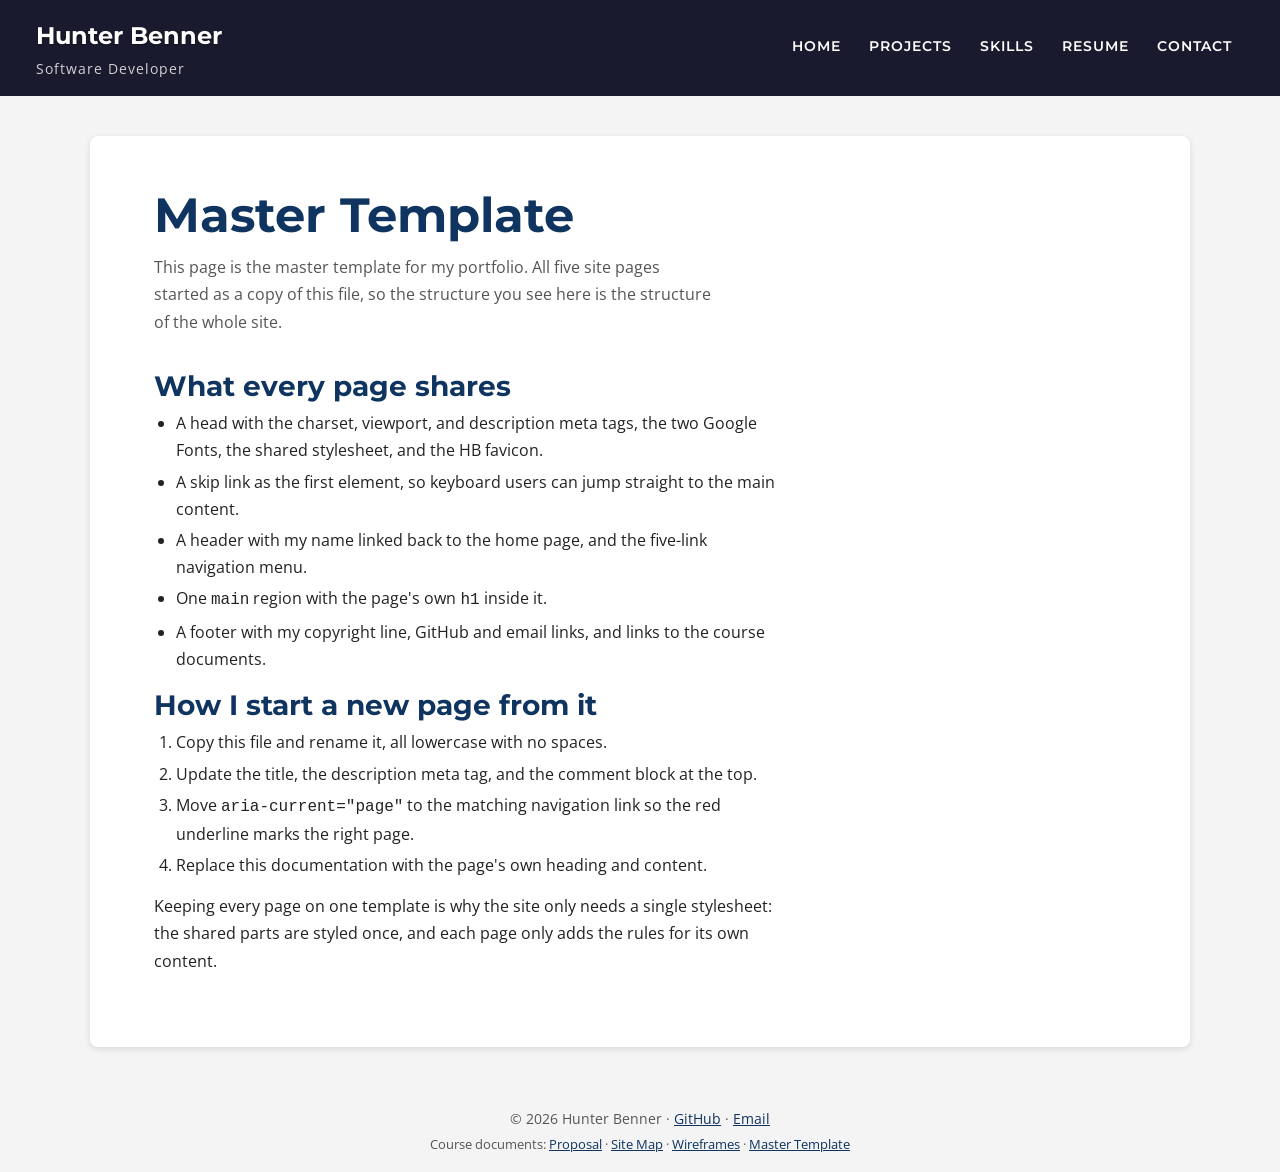
<file: template.html>
<!DOCTYPE html>
<!--
    Student Name: Hunter Benner
    File Name: template.html
    Date: 07/28/2026
    Description: Master template documentation page. Every page of the
                 portfolio starts from the structure shown here. It is a
                 course document, linked from the footer, not the main
                 navigation.
-->
<html lang="en">
<head>
    <meta charset="utf-8">
    <meta name="viewport" content="width=device-width, initial-scale=1.0">
    <title>Master Template – Hunter Benner</title>
    <meta name="description" content="The master template every page of Hunter Benner's portfolio is built from, with notes on the shared structure and how to start a new page.">
    <link href="https://fonts.googleapis.com/css2?family=Montserrat:wght@600;700&family=Open+Sans:ital,wght@0,400;0,600;1,400&display=swap" rel="stylesheet">
    <link rel="stylesheet" href="css/styles.css">
    <!-- Part 5: original HB favicon; PNG fallback for browsers without SVG icon support -->
    <link rel="icon" href="images/favicon.png" type="image/png" sizes="48x48">
    <link rel="icon" href="images/favicon.svg" type="image/svg+xml">
</head>
<body>
    <a class="skip-link" href="#main">Skip to main content</a>
    <header>
        <div class="site-brand-block">
            <p class="site-brand"><a href="index.html">Hunter Benner</a></p>
            <p class="site-tagline">Software Developer</p>
        </div>
        <nav>
            <ul>
                <!-- On a real page, the current link gets aria-current="page" -->
                <li><a href="index.html">Home</a></li>
                <li><a href="projects.html">Projects</a></li>
                <li><a href="skills.html">Skills</a></li>
                <li><a href="resume.html">Resume</a></li>
                <li><a href="contact.html">Contact</a></li>
            </ul>
        </nav>
    </header>
    <main id="main" tabindex="-1">
        <div class="page-intro">
            <h1>Master Template</h1>
            <p>
                This page is the master template for my portfolio. All five site pages
                started as a copy of this file, so the structure you see here is the
                structure of the whole site.
            </p>
        </div>

        <section>
            <h2>What every page shares</h2>
            <ul class="template-notes">
                <li>A head with the charset, viewport, and description meta tags, the two
                    Google Fonts, the shared stylesheet, and the HB favicon.</li>
                <li>A skip link as the first element, so keyboard users can jump straight
                    to the main content.</li>
                <li>A header with my name linked back to the home page, and the five-link
                    navigation menu.</li>
                <li>One <code>main</code> region with the page's own <code>h1</code> inside it.</li>
                <li>A footer with my copyright line, GitHub and email links, and links to
                    the course documents.</li>
            </ul>
        </section>

        <section>
            <h2>How I start a new page from it</h2>
            <ol class="template-notes">
                <li>Copy this file and rename it, all lowercase with no spaces.</li>
                <li>Update the title, the description meta tag, and the comment block at
                    the top.</li>
                <li>Move <code>aria-current="page"</code> to the matching navigation
                    link so the red underline marks the right page.</li>
                <li>Replace this documentation with the page's own heading and content.</li>
            </ol>
            <p>
                Keeping every page on one template is why the site only needs a single
                stylesheet: the shared parts are styled once, and each page only adds
                the rules for its own content.
            </p>
        </section>
    </main>
    <footer>
        <p>&copy; 2026 Hunter Benner &middot; <a href="https://github.com/hunterbenner">GitHub</a> &middot; <a href="mailto:hunterbenner3@gmail.com">Email</a></p>
        <!-- Part 5: course documents linked here instead of the main navigation -->
        <p class="footer-docs">Course documents: <a href="proposal.html">Proposal</a> &middot; <a href="sitemap.html">Site Map</a> &middot; <a href="wireframes/wireframes.html">Wireframes</a> &middot; <a href="template.html">Master Template</a></p>
    </footer>
</body>
</html>
</file>
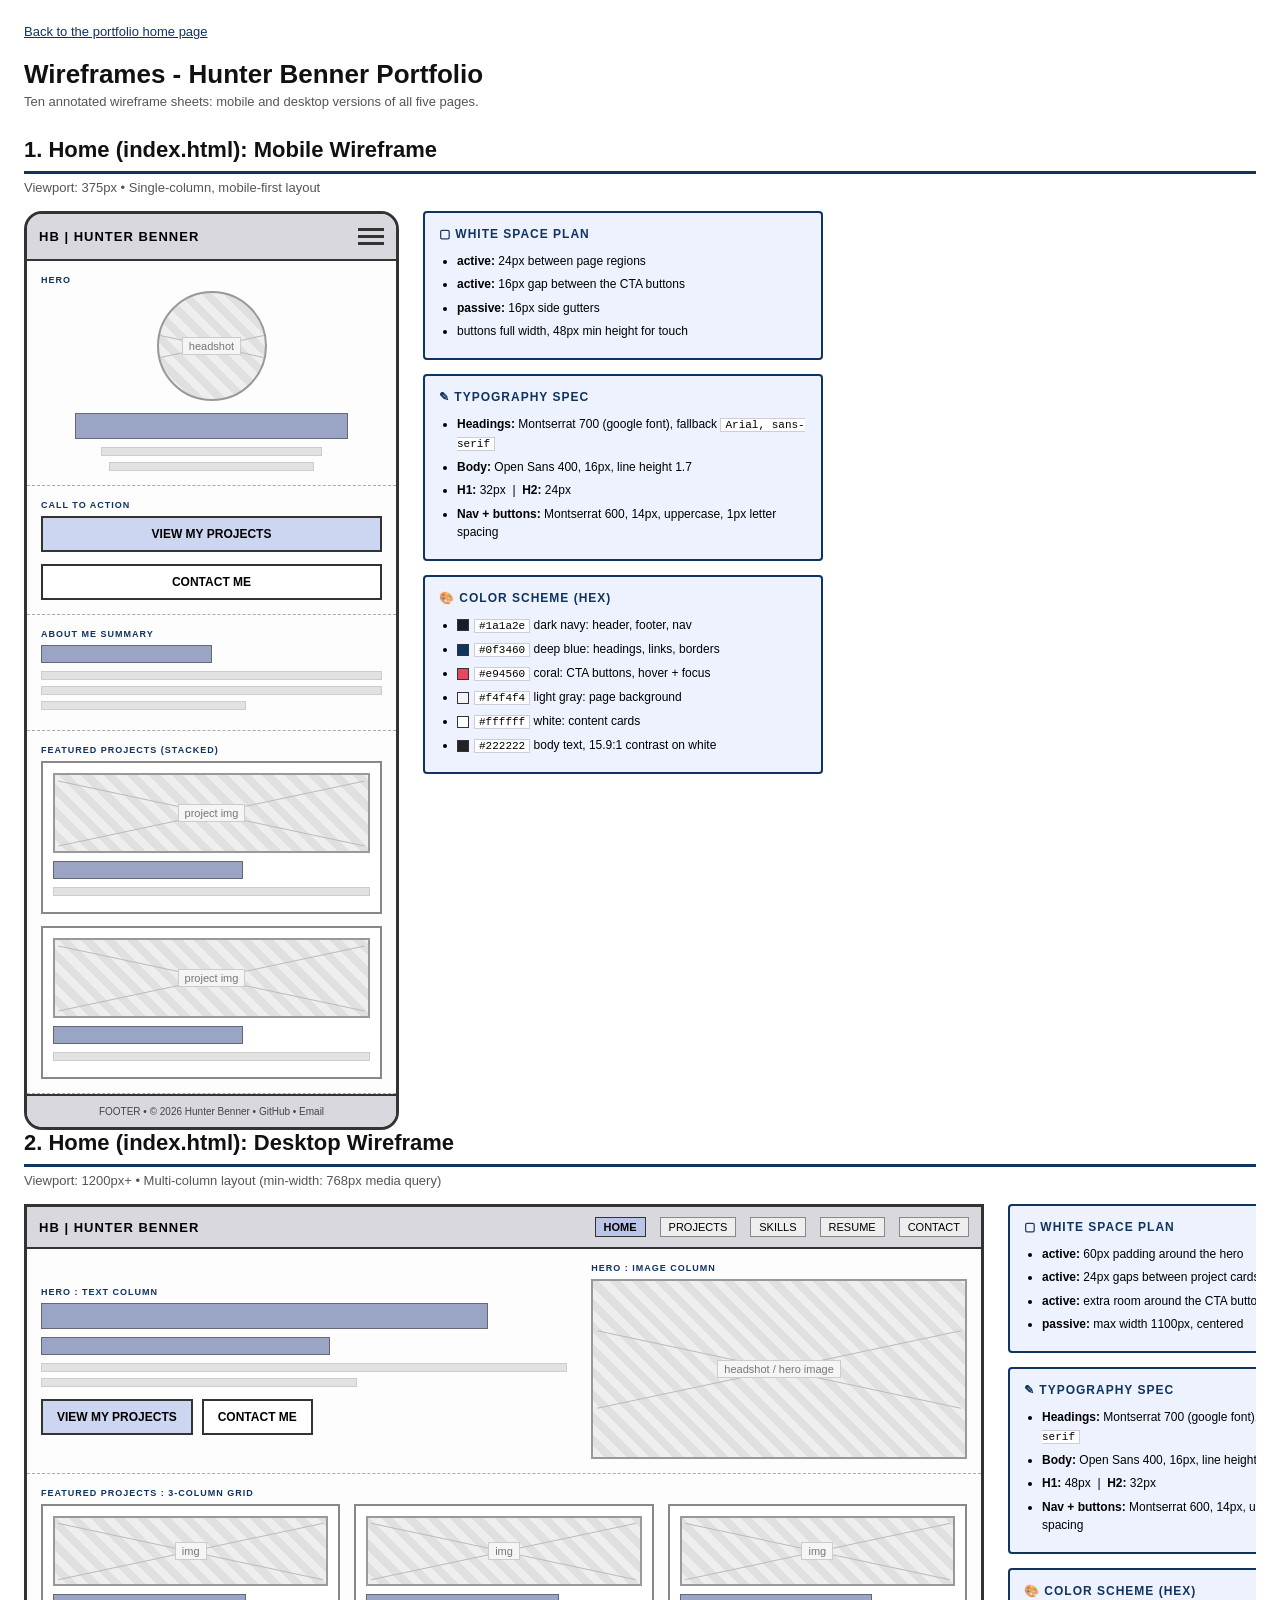
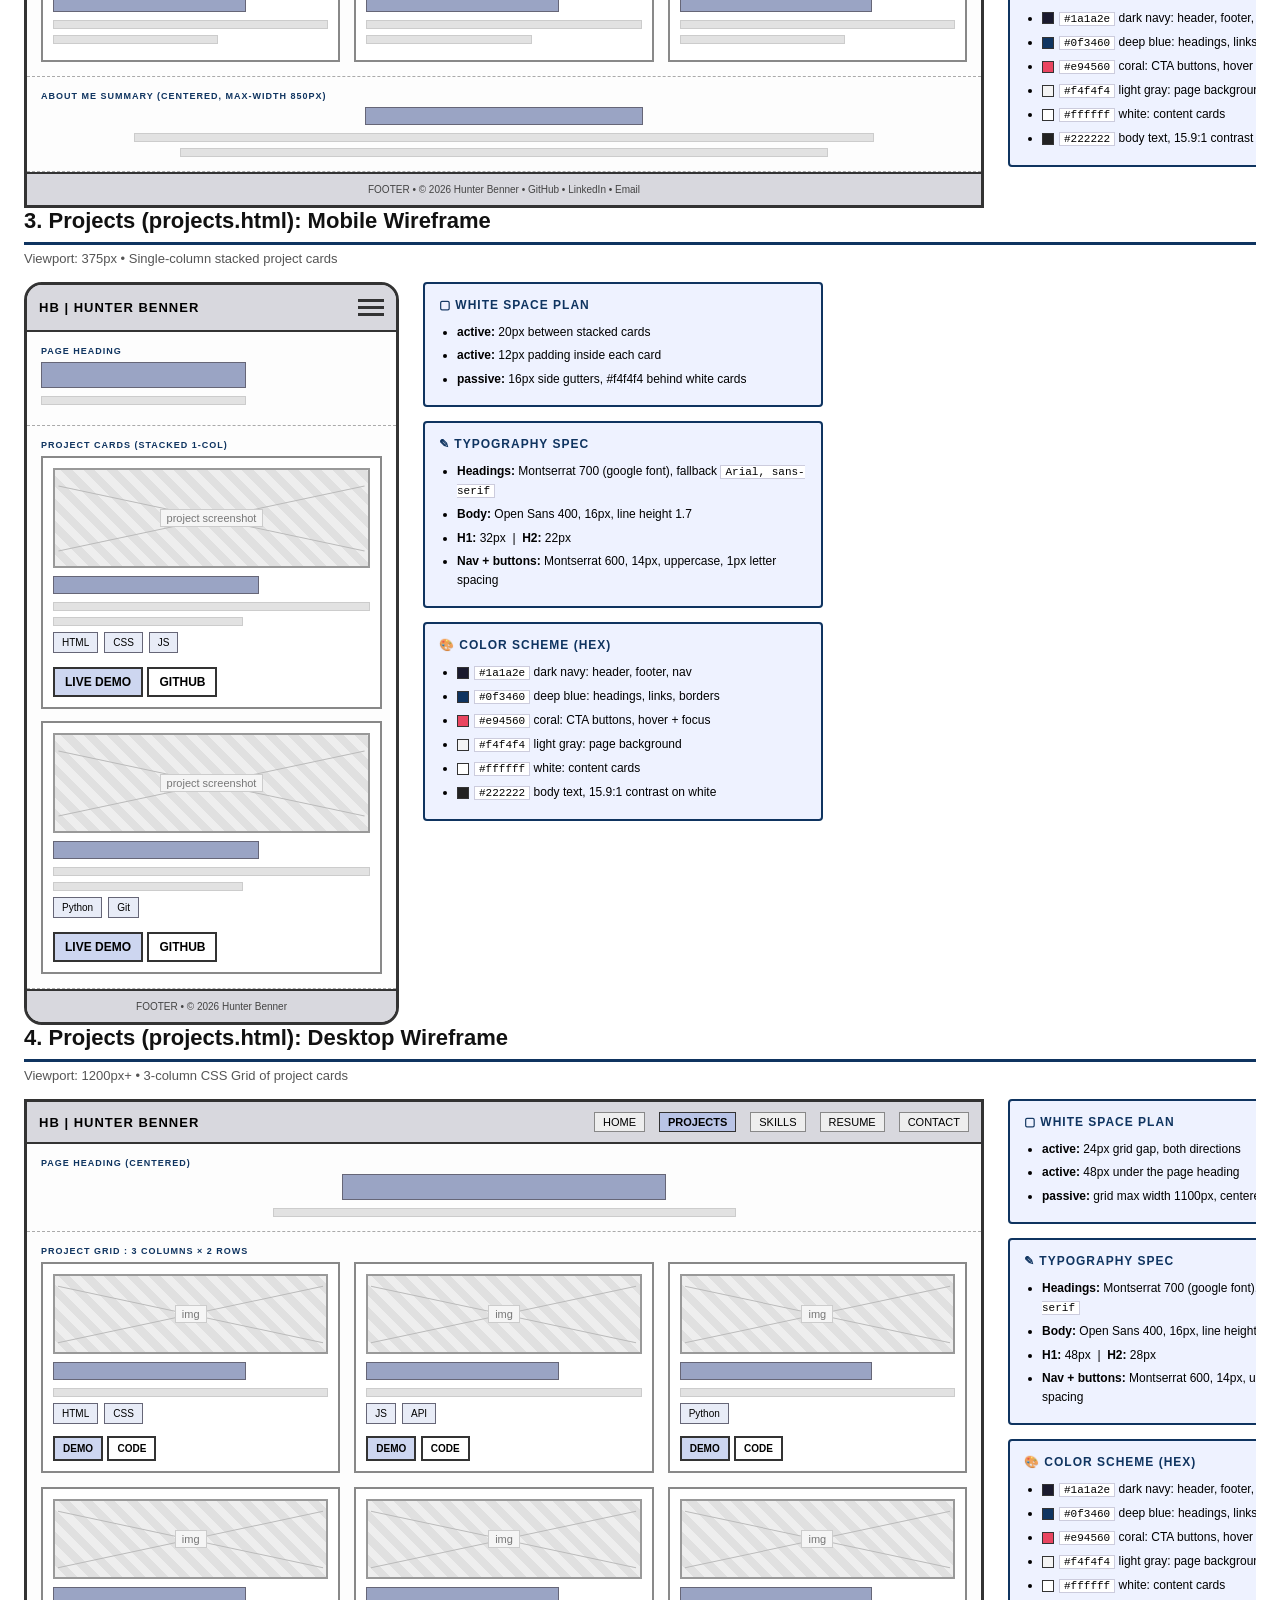
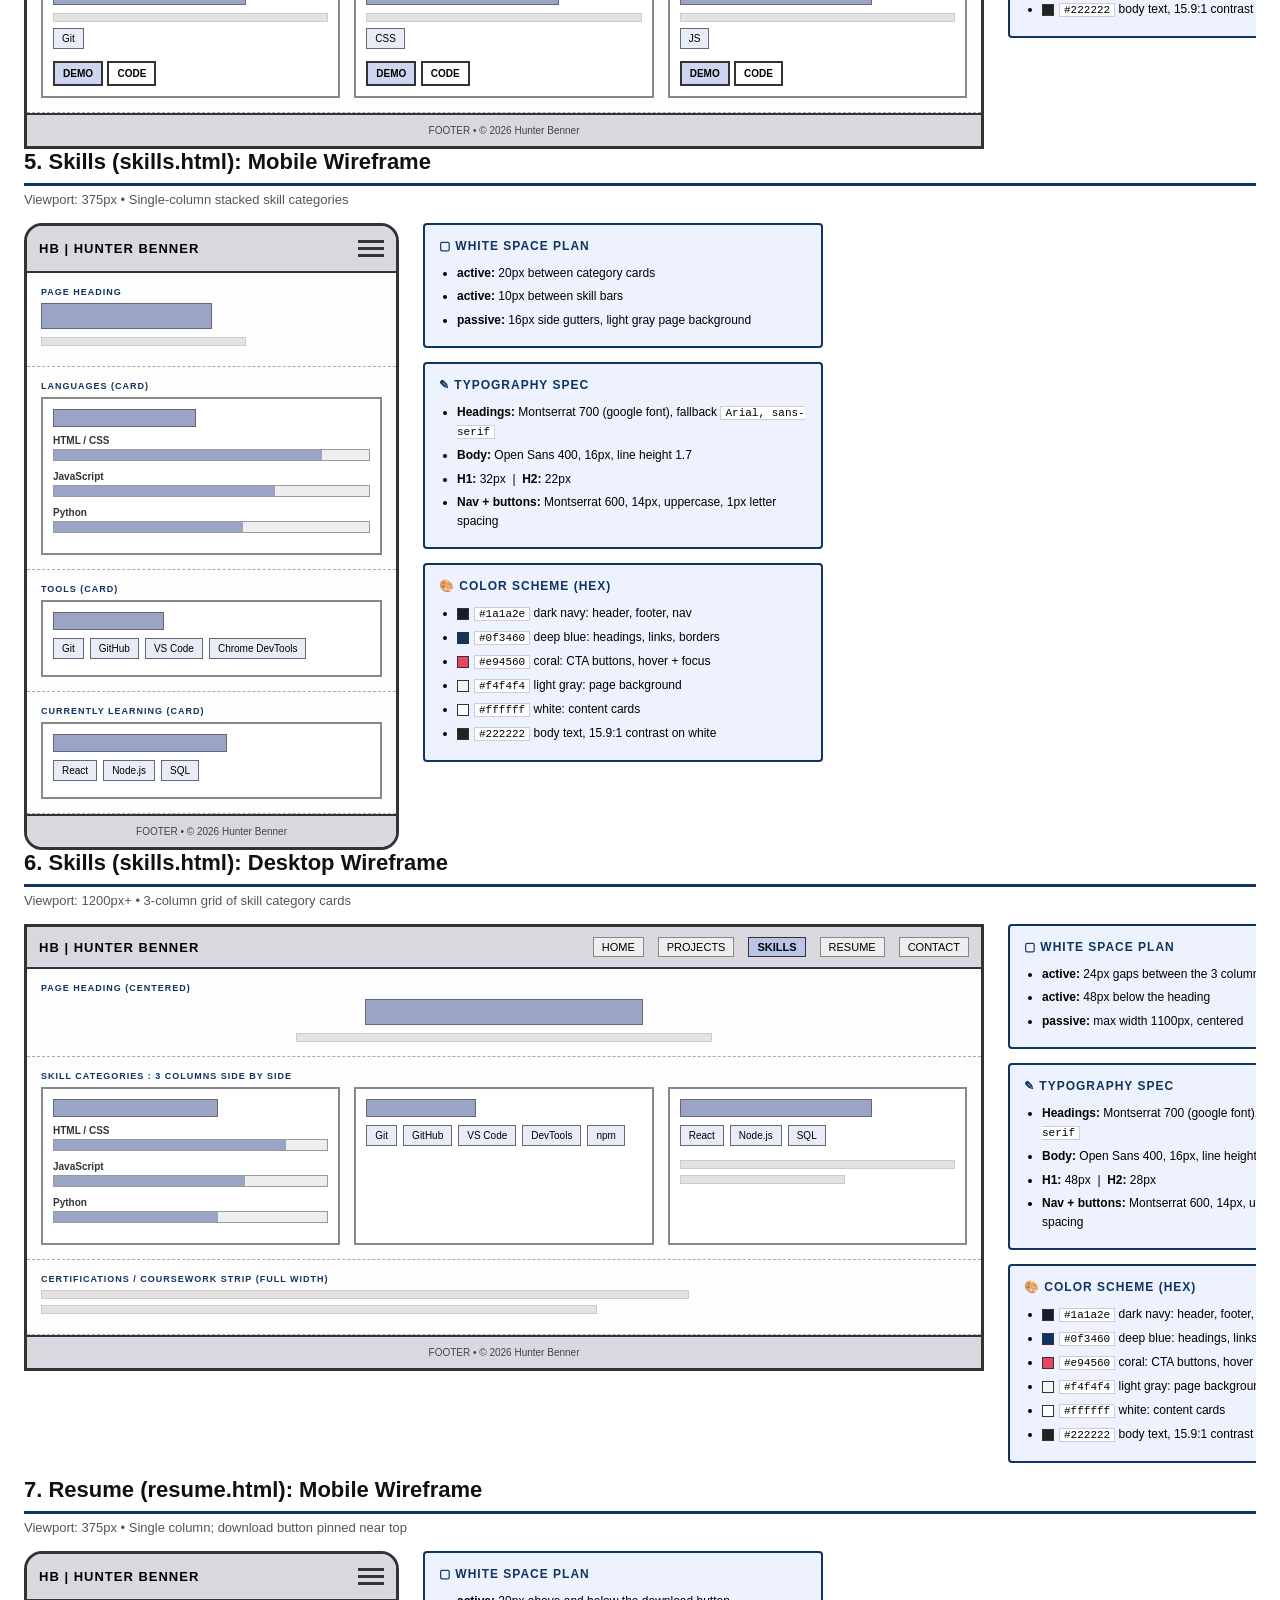
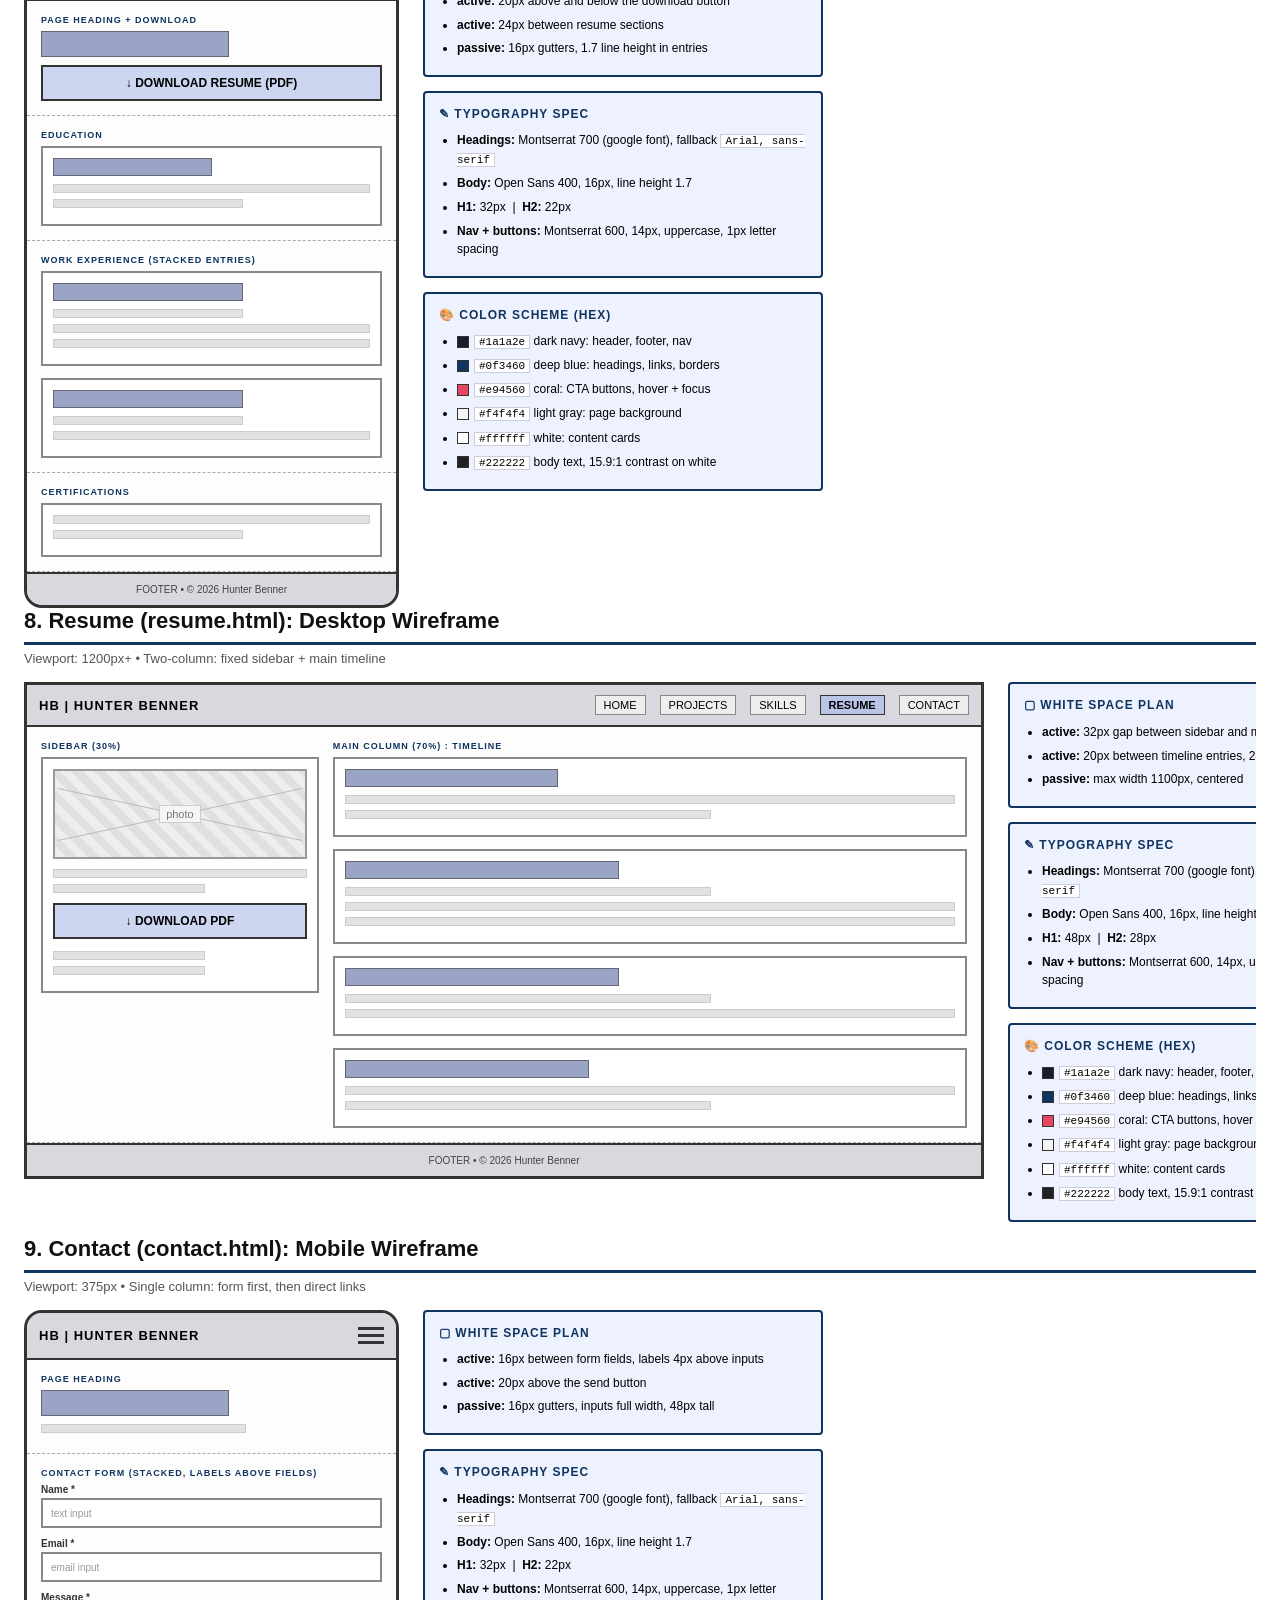
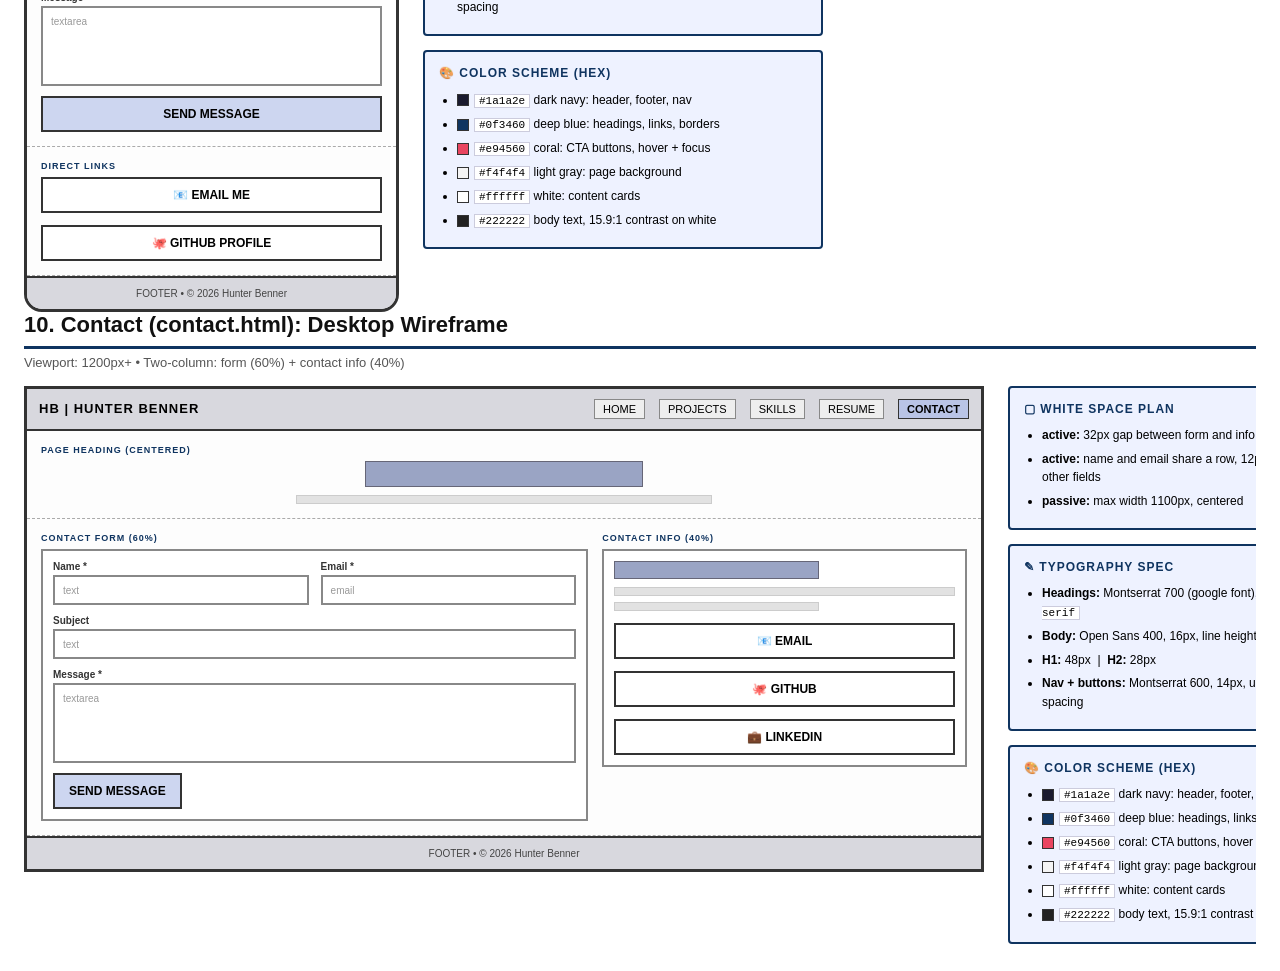
<file: wireframes/wireframes.html>
<!DOCTYPE html>
<html lang="en">
<head>
<meta charset="utf-8">
<meta name="viewport" content="width=device-width, initial-scale=1.0">
<title>Wireframes - Hunter Benner Portfolio</title>
<link rel="icon" href="../images/favicon.png" type="image/png" sizes="48x48">
<link rel="icon" href="../images/favicon.svg" type="image/svg+xml">
<style>
  /* reset default browser spacing */
  * { box-sizing: border-box; margin: 0; padding: 0; }
  body { font-family: Arial, Helvetica, sans-serif; background: #ffffff; padding: 24px; }

  /* each wireframe sheet stays hidden until picked in the url */
  /* frames are fixed-width spec sheets, so each sheet scrolls
     sideways on its own instead of stretching the whole page */
  .sheet { display: none; overflow-x: auto; }
  .sheet.active { display: block; }

  .back-link { font-size: 13px; margin-bottom: 20px; }
  .back-link a { color: #0f3460; }

  .page-title { font-size: 26px; color: #111; margin-bottom: 4px; }
  .page-sub { font-size: 13px; color: #555; margin-bottom: 28px; }

  /* big label at the top of each sheet */
  .sheet-title {
    font-size: 22px; font-weight: bold; color: #111;
    border-bottom: 3px solid #0f3460; padding-bottom: 8px; margin-bottom: 6px;
  }
  .sheet-sub { font-size: 13px; color: #555; margin-bottom: 16px; }

  /* puts the wireframe and the margin notes side by side */
  .layout { display: flex; gap: 24px; align-items: flex-start; }

  /* basic wireframe building blocks */
  /* outer phone or desktop frame */
  .frame { border: 3px solid #333; background: #fdfdfd; flex-shrink: 0; }
  .mobile-frame { width: 375px; border-radius: 18px; overflow: hidden; }
  .desktop-frame { width: 960px; }

  /* gray nav bar across the top of every frame */
  .wf-bar { background: #d8d8de; border-bottom: 2px solid #333; padding: 10px 12px;
    display: flex; justify-content: space-between; align-items: center; }
  .wf-bar .logo { font-weight: bold; font-size: 13px; letter-spacing: 1px; }
  /* three little lines for the mobile menu icon */
  .hamburger { width: 26px; }
  .hamburger div { height: 3px; background: #333; margin: 4px 0; }
  .navlinks { display: flex; gap: 14px; font-size: 11px; text-transform: uppercase; }
  .navlinks span { border: 1px solid #888; padding: 3px 8px; background: #eee; }
  .navlinks span.on { background: #b9c4e6; border-color: #333; font-weight: bold; }

  /* one content region inside a frame */
  .wf-section { padding: 14px; border-bottom: 1px dashed #aaa; }
  .wf-section:last-child { border-bottom: none; }

  /* crossed out box that stands in for an image */
  .imgbox { background: repeating-linear-gradient(45deg,#eee,#eee 8px,#e0e0e0 8px,#e0e0e0 16px);
    border: 2px solid #999; display: flex; align-items: center; justify-content: center;
    color: #777; font-size: 11px; position: relative; }
  .imgbox::before, .imgbox::after { content: ""; position: absolute; background: #bbb; height: 1px; width: 100%; }
  .imgbox::before { transform: rotate(12deg); } .imgbox::after { transform: rotate(-12deg); }
  .imgbox span { background: #f5f5f5; padding: 2px 6px; z-index: 1; border: 1px solid #ccc; }

  /* thick bar = heading placeholder, thin bar = body text placeholder */
  .h-line { background: #9aa4c4; height: 18px; margin-bottom: 8px; border: 1px solid #667; }
  .h-line.big { height: 26px; }
  .t-line { background: #e2e2e2; height: 9px; margin-bottom: 6px; border: 1px solid #ccc; }
  .t-line.short { width: 60%; }
  /* button placeholder */
  .btn { border: 2px solid #333; background: #cdd6f0; text-align: center; font-size: 12px;
    font-weight: bold; padding: 9px 14px; display: inline-block; }
  .btn.ghost { background: #fff; }
  .btn.block { display: block; }

  /* white card box, cards-row lines them up in columns */
  .card { border: 2px solid #888; background: #fff; padding: 10px; }
  .cards-row { display: flex; gap: 14px; }
  .cards-row .card { flex: 1; }
  .stack > * { margin-bottom: 12px; } .stack > *:last-child { margin-bottom: 0; }

  /* footer bar at the bottom of every frame */
  .wf-footer { background: #d8d8de; border-top: 2px solid #333; text-align: center;
    font-size: 10px; padding: 10px; color: #444; }

  /* tiny blue label naming each region */
  .region-label { font-size: 9px; text-transform: uppercase; letter-spacing: 1px;
    color: #0f3460; font-weight: bold; margin-bottom: 6px; }

  /* form input placeholders for the contact page */
  .field { border: 2px solid #888; background: #fff; height: 30px; margin-bottom: 10px;
    font-size: 10px; color: #999; padding: 8px; }
  .field.area { height: 80px; }
  .label-line { font-size: 10px; font-weight: bold; margin-bottom: 3px; color: #333; }

  /* skill tags and skill level bars for the skills page */
  .tag { display: inline-block; border: 1px solid #667; background: #e8ecf7;
    font-size: 10px; padding: 4px 8px; margin: 0 6px 6px 0; }
  .skillbar { background: #eee; border: 1px solid #999; height: 12px; margin-bottom: 10px; }
  .skillbar div { background: #9aa4c4; height: 100%; }

  /* two column split used on the desktop resume and contact frames */
  .two-col { display: flex; gap: 14px; }
  .side-col { width: 30%; } .main-col { flex: 1; }

  /* the note boxes in the margins with the design specs */
  .margin-notes { width: 400px; flex-shrink: 0; }
  .note { border: 2px solid #0f3460; background: #eef2ff; padding: 12px 14px;
    margin-bottom: 14px; font-size: 12px; line-height: 1.55; border-radius: 4px; }
  .note h3 { font-size: 12px; text-transform: uppercase; letter-spacing: 1px;
    color: #0f3460; margin-bottom: 8px; }
  .note ul { padding-left: 18px; }
  .note li { margin-bottom: 5px; }
  .swatch { display: inline-block; width: 12px; height: 12px; border: 1px solid #333;
    vertical-align: middle; margin-right: 5px; }
  code { background: #fff; border: 1px solid #ccd; padding: 0 4px; font-size: 11px; }
</style>
</head>
<body>

<p class="back-link"><a href="../index.html">Back to the portfolio home page</a></p>

<h1 class="page-title">Wireframes - Hunter Benner Portfolio</h1>
<p class="page-sub">Ten annotated wireframe sheets: mobile and desktop versions of all five pages.</p>

<!-- 1. home page, mobile version -->
<div class="sheet" id="home-mobile">
  <h2 class="sheet-title">1. Home (index.html): Mobile Wireframe</h2>
  <div class="sheet-sub">Viewport: 375px &bull; Single-column, mobile-first layout</div>
  <div class="layout">
    <div class="frame mobile-frame">
      <div class="wf-bar"><span class="logo">HB | HUNTER BENNER</span><div class="hamburger"><div></div><div></div><div></div></div></div>
      <div class="wf-section">
        <div class="region-label">Hero</div>
        <div class="imgbox" style="width:110px;height:110px;border-radius:50%;margin:0 auto 12px;"><span>headshot</span></div>
        <div class="h-line big" style="width:80%;margin:0 auto 8px;"></div>
        <div class="t-line" style="width:65%;margin:0 auto 6px;"></div>
        <div class="t-line short" style="margin:0 auto;"></div>
      </div>
      <div class="wf-section">
        <div class="region-label">Call to action</div>
        <div class="stack">
          <span class="btn block">VIEW MY PROJECTS</span>
          <span class="btn block ghost">CONTACT ME</span>
        </div>
      </div>
      <div class="wf-section">
        <div class="region-label">About me summary</div>
        <div class="h-line" style="width:50%"></div>
        <div class="t-line"></div><div class="t-line"></div><div class="t-line short"></div>
      </div>
      <div class="wf-section">
        <div class="region-label">Featured projects (stacked)</div>
        <div class="stack">
          <div class="card"><div class="imgbox" style="height:80px;margin-bottom:8px;"><span>project img</span></div><div class="h-line" style="width:60%"></div><div class="t-line"></div></div>
          <div class="card"><div class="imgbox" style="height:80px;margin-bottom:8px;"><span>project img</span></div><div class="h-line" style="width:60%"></div><div class="t-line"></div></div>
        </div>
      </div>
      <div class="wf-footer">FOOTER &bull; &copy; 2026 Hunter Benner &bull; GitHub &bull; Email</div>
    </div>
    <div class="margin-notes">
      <div class="note">
        <h3>&#9634; White Space Plan</h3>
        <ul>
          <li><b>active:</b> 24px between page regions</li>
          <li><b>active:</b> 16px gap between the CTA buttons</li>
          <li><b>passive:</b> 16px side gutters</li>
          <li>buttons full width, 48px min height for touch</li>
        </ul>
      </div>
      <div data-notes="typography" data-h1="32px" data-h2="24px"></div>
      <div data-notes="colors"></div>
    </div>
  </div>
</div>

<!-- 2. home page, desktop version -->
<div class="sheet" id="home-desktop">
  <h2 class="sheet-title">2. Home (index.html): Desktop Wireframe</h2>
  <div class="sheet-sub">Viewport: 1200px+ &bull; Multi-column layout (min-width: 768px media query)</div>
  <div class="layout">
    <div class="frame desktop-frame">
      <div class="wf-bar"><span class="logo">HB | HUNTER BENNER</span>
        <div class="navlinks"><span class="on">Home</span><span>Projects</span><span>Skills</span><span>Resume</span><span>Contact</span></div>
      </div>
      <div class="wf-section" style="display:flex;gap:24px;align-items:center;">
        <div style="flex:1.4">
          <div class="region-label">Hero : text column</div>
          <div class="h-line big" style="width:85%"></div>
          <div class="h-line" style="width:55%"></div>
          <div class="t-line"></div><div class="t-line short"></div>
          <div style="margin-top:12px;"><span class="btn">VIEW MY PROJECTS</span>&nbsp;&nbsp;<span class="btn ghost">CONTACT ME</span></div>
        </div>
        <div style="flex:1">
          <div class="region-label">Hero : image column</div>
          <div class="imgbox" style="height:180px;"><span>headshot / hero image</span></div>
        </div>
      </div>
      <div class="wf-section">
        <div class="region-label">Featured projects : 3-column grid</div>
        <div class="cards-row">
          <div class="card"><div class="imgbox" style="height:70px;margin-bottom:8px;"><span>img</span></div><div class="h-line" style="width:70%"></div><div class="t-line"></div><div class="t-line short"></div></div>
          <div class="card"><div class="imgbox" style="height:70px;margin-bottom:8px;"><span>img</span></div><div class="h-line" style="width:70%"></div><div class="t-line"></div><div class="t-line short"></div></div>
          <div class="card"><div class="imgbox" style="height:70px;margin-bottom:8px;"><span>img</span></div><div class="h-line" style="width:70%"></div><div class="t-line"></div><div class="t-line short"></div></div>
        </div>
      </div>
      <div class="wf-section">
        <div class="region-label">About me summary (centered, max-width 850px)</div>
        <div class="h-line" style="width:30%;margin:0 auto 8px;"></div>
        <div class="t-line" style="width:80%;margin:0 auto 6px;"></div>
        <div class="t-line" style="width:70%;margin:0 auto;"></div>
      </div>
      <div class="wf-footer">FOOTER &bull; &copy; 2026 Hunter Benner &bull; GitHub &bull; LinkedIn &bull; Email</div>
    </div>
    <div class="margin-notes">
      <div class="note">
        <h3>&#9634; White Space Plan</h3>
        <ul>
          <li><b>active:</b> 60px padding around the hero</li>
          <li><b>active:</b> 24px gaps between project cards</li>
          <li><b>active:</b> extra room around the CTA buttons</li>
          <li><b>passive:</b> max width 1100px, centered</li>
        </ul>
      </div>
      <div data-notes="typography" data-h1="48px" data-h2="32px"></div>
      <div data-notes="colors"></div>
    </div>
  </div>
</div>

<!-- 3. projects page, mobile version -->
<div class="sheet" id="projects-mobile">
  <h2 class="sheet-title">3. Projects (projects.html): Mobile Wireframe</h2>
  <div class="sheet-sub">Viewport: 375px &bull; Single-column stacked project cards</div>
  <div class="layout">
    <div class="frame mobile-frame">
      <div class="wf-bar"><span class="logo">HB | HUNTER BENNER</span><div class="hamburger"><div></div><div></div><div></div></div></div>
      <div class="wf-section">
        <div class="region-label">Page heading</div>
        <div class="h-line big" style="width:60%"></div>
        <div class="t-line short"></div>
      </div>
      <div class="wf-section">
        <div class="region-label">Project cards (stacked 1-col)</div>
        <div class="stack">
          <div class="card">
            <div class="imgbox" style="height:100px;margin-bottom:8px;"><span>project screenshot</span></div>
            <div class="h-line" style="width:65%"></div>
            <div class="t-line"></div><div class="t-line short"></div>
            <div class="tag">HTML</div><div class="tag">CSS</div><div class="tag">JS</div>
            <div style="margin-top:8px;"><span class="btn" style="padding:6px 10px;">LIVE DEMO</span>&nbsp;<span class="btn ghost" style="padding:6px 10px;">GITHUB</span></div>
          </div>
          <div class="card">
            <div class="imgbox" style="height:100px;margin-bottom:8px;"><span>project screenshot</span></div>
            <div class="h-line" style="width:65%"></div>
            <div class="t-line"></div><div class="t-line short"></div>
            <div class="tag">Python</div><div class="tag">Git</div>
            <div style="margin-top:8px;"><span class="btn" style="padding:6px 10px;">LIVE DEMO</span>&nbsp;<span class="btn ghost" style="padding:6px 10px;">GITHUB</span></div>
          </div>
        </div>
      </div>
      <div class="wf-footer">FOOTER &bull; &copy; 2026 Hunter Benner</div>
    </div>
    <div class="margin-notes">
      <div class="note">
        <h3>&#9634; White Space Plan</h3>
        <ul>
          <li><b>active:</b> 20px between stacked cards</li>
          <li><b>active:</b> 12px padding inside each card</li>
          <li><b>passive:</b> 16px side gutters, #f4f4f4 behind white cards</li>
        </ul>
      </div>
      <div data-notes="typography" data-h1="32px" data-h2="22px"></div>
      <div data-notes="colors"></div>
    </div>
  </div>
</div>

<!-- 4. projects page, desktop version -->
<div class="sheet" id="projects-desktop">
  <h2 class="sheet-title">4. Projects (projects.html): Desktop Wireframe</h2>
  <div class="sheet-sub">Viewport: 1200px+ &bull; 3-column CSS Grid of project cards</div>
  <div class="layout">
    <div class="frame desktop-frame">
      <div class="wf-bar"><span class="logo">HB | HUNTER BENNER</span>
        <div class="navlinks"><span>Home</span><span class="on">Projects</span><span>Skills</span><span>Resume</span><span>Contact</span></div>
      </div>
      <div class="wf-section">
        <div class="region-label">Page heading (centered)</div>
        <div class="h-line big" style="width:35%;margin:0 auto 8px;"></div>
        <div class="t-line" style="width:50%;margin:0 auto;"></div>
      </div>
      <div class="wf-section">
        <div class="region-label">Project grid : 3 columns &times; 2 rows</div>
        <div class="cards-row" style="margin-bottom:14px;">
          <div class="card"><div class="imgbox" style="height:80px;margin-bottom:8px;"><span>img</span></div><div class="h-line" style="width:70%"></div><div class="t-line"></div><div class="tag">HTML</div><div class="tag">CSS</div><div style="margin-top:6px;"><span class="btn" style="padding:5px 8px;font-size:10px;">DEMO</span>&nbsp;<span class="btn ghost" style="padding:5px 8px;font-size:10px;">CODE</span></div></div>
          <div class="card"><div class="imgbox" style="height:80px;margin-bottom:8px;"><span>img</span></div><div class="h-line" style="width:70%"></div><div class="t-line"></div><div class="tag">JS</div><div class="tag">API</div><div style="margin-top:6px;"><span class="btn" style="padding:5px 8px;font-size:10px;">DEMO</span>&nbsp;<span class="btn ghost" style="padding:5px 8px;font-size:10px;">CODE</span></div></div>
          <div class="card"><div class="imgbox" style="height:80px;margin-bottom:8px;"><span>img</span></div><div class="h-line" style="width:70%"></div><div class="t-line"></div><div class="tag">Python</div><div style="margin-top:6px;"><span class="btn" style="padding:5px 8px;font-size:10px;">DEMO</span>&nbsp;<span class="btn ghost" style="padding:5px 8px;font-size:10px;">CODE</span></div></div>
        </div>
        <div class="cards-row">
          <div class="card"><div class="imgbox" style="height:80px;margin-bottom:8px;"><span>img</span></div><div class="h-line" style="width:70%"></div><div class="t-line"></div><div class="tag">Git</div><div style="margin-top:6px;"><span class="btn" style="padding:5px 8px;font-size:10px;">DEMO</span>&nbsp;<span class="btn ghost" style="padding:5px 8px;font-size:10px;">CODE</span></div></div>
          <div class="card"><div class="imgbox" style="height:80px;margin-bottom:8px;"><span>img</span></div><div class="h-line" style="width:70%"></div><div class="t-line"></div><div class="tag">CSS</div><div style="margin-top:6px;"><span class="btn" style="padding:5px 8px;font-size:10px;">DEMO</span>&nbsp;<span class="btn ghost" style="padding:5px 8px;font-size:10px;">CODE</span></div></div>
          <div class="card"><div class="imgbox" style="height:80px;margin-bottom:8px;"><span>img</span></div><div class="h-line" style="width:70%"></div><div class="t-line"></div><div class="tag">JS</div><div style="margin-top:6px;"><span class="btn" style="padding:5px 8px;font-size:10px;">DEMO</span>&nbsp;<span class="btn ghost" style="padding:5px 8px;font-size:10px;">CODE</span></div></div>
        </div>
      </div>
      <div class="wf-footer">FOOTER &bull; &copy; 2026 Hunter Benner</div>
    </div>
    <div class="margin-notes">
      <div class="note">
        <h3>&#9634; White Space Plan</h3>
        <ul>
          <li><b>active:</b> 24px grid gap, both directions</li>
          <li><b>active:</b> 48px under the page heading</li>
          <li><b>passive:</b> grid max width 1100px, centered</li>
        </ul>
      </div>
      <div data-notes="typography" data-h1="48px" data-h2="28px"></div>
      <div data-notes="colors"></div>
    </div>
  </div>
</div>

<!-- 5. skills page, mobile version -->
<div class="sheet" id="skills-mobile">
  <h2 class="sheet-title">5. Skills (skills.html): Mobile Wireframe</h2>
  <div class="sheet-sub">Viewport: 375px &bull; Single-column stacked skill categories</div>
  <div class="layout">
    <div class="frame mobile-frame">
      <div class="wf-bar"><span class="logo">HB | HUNTER BENNER</span><div class="hamburger"><div></div><div></div><div></div></div></div>
      <div class="wf-section">
        <div class="region-label">Page heading</div>
        <div class="h-line big" style="width:50%"></div>
        <div class="t-line short"></div>
      </div>
      <div class="wf-section">
        <div class="region-label">Languages (card)</div>
        <div class="card">
          <div class="h-line" style="width:45%"></div>
          <div class="label-line">HTML / CSS</div><div class="skillbar"><div style="width:85%"></div></div>
          <div class="label-line">JavaScript</div><div class="skillbar"><div style="width:70%"></div></div>
          <div class="label-line">Python</div><div class="skillbar"><div style="width:60%"></div></div>
        </div>
      </div>
      <div class="wf-section">
        <div class="region-label">Tools (card)</div>
        <div class="card">
          <div class="h-line" style="width:35%"></div>
          <div class="tag">Git</div><div class="tag">GitHub</div><div class="tag">VS Code</div><div class="tag">Chrome DevTools</div>
        </div>
      </div>
      <div class="wf-section">
        <div class="region-label">Currently learning (card)</div>
        <div class="card">
          <div class="h-line" style="width:55%"></div>
          <div class="tag">React</div><div class="tag">Node.js</div><div class="tag">SQL</div>
        </div>
      </div>
      <div class="wf-footer">FOOTER &bull; &copy; 2026 Hunter Benner</div>
    </div>
    <div class="margin-notes">
      <div class="note">
        <h3>&#9634; White Space Plan</h3>
        <ul>
          <li><b>active:</b> 20px between category cards</li>
          <li><b>active:</b> 10px between skill bars</li>
          <li><b>passive:</b> 16px side gutters, light gray page background</li>
        </ul>
      </div>
      <div data-notes="typography" data-h1="32px" data-h2="22px"></div>
      <div data-notes="colors"></div>
    </div>
  </div>
</div>

<!-- 6. skills page, desktop version -->
<div class="sheet" id="skills-desktop">
  <h2 class="sheet-title">6. Skills (skills.html): Desktop Wireframe</h2>
  <div class="sheet-sub">Viewport: 1200px+ &bull; 3-column grid of skill category cards</div>
  <div class="layout">
    <div class="frame desktop-frame">
      <div class="wf-bar"><span class="logo">HB | HUNTER BENNER</span>
        <div class="navlinks"><span>Home</span><span>Projects</span><span class="on">Skills</span><span>Resume</span><span>Contact</span></div>
      </div>
      <div class="wf-section">
        <div class="region-label">Page heading (centered)</div>
        <div class="h-line big" style="width:30%;margin:0 auto 8px;"></div>
        <div class="t-line" style="width:45%;margin:0 auto;"></div>
      </div>
      <div class="wf-section">
        <div class="region-label">Skill categories : 3 columns side by side</div>
        <div class="cards-row">
          <div class="card">
            <div class="h-line" style="width:60%"></div>
            <div class="label-line">HTML / CSS</div><div class="skillbar"><div style="width:85%"></div></div>
            <div class="label-line">JavaScript</div><div class="skillbar"><div style="width:70%"></div></div>
            <div class="label-line">Python</div><div class="skillbar"><div style="width:60%"></div></div>
          </div>
          <div class="card">
            <div class="h-line" style="width:40%"></div>
            <div class="tag">Git</div><div class="tag">GitHub</div><div class="tag">VS Code</div><div class="tag">DevTools</div><div class="tag">npm</div>
          </div>
          <div class="card">
            <div class="h-line" style="width:70%"></div>
            <div class="tag">React</div><div class="tag">Node.js</div><div class="tag">SQL</div>
            <div class="t-line" style="margin-top:8px;"></div><div class="t-line short"></div>
          </div>
        </div>
      </div>
      <div class="wf-section">
        <div class="region-label">Certifications / coursework strip (full width)</div>
        <div class="t-line" style="width:70%"></div><div class="t-line short"></div>
      </div>
      <div class="wf-footer">FOOTER &bull; &copy; 2026 Hunter Benner</div>
    </div>
    <div class="margin-notes">
      <div class="note">
        <h3>&#9634; White Space Plan</h3>
        <ul>
          <li><b>active:</b> 24px gaps between the 3 columns</li>
          <li><b>active:</b> 48px below the heading</li>
          <li><b>passive:</b> max width 1100px, centered</li>
        </ul>
      </div>
      <div data-notes="typography" data-h1="48px" data-h2="28px"></div>
      <div data-notes="colors"></div>
    </div>
  </div>
</div>

<!-- 7. resume page, mobile version -->
<div class="sheet" id="resume-mobile">
  <h2 class="sheet-title">7. Resume (resume.html): Mobile Wireframe</h2>
  <div class="sheet-sub">Viewport: 375px &bull; Single column; download button pinned near top</div>
  <div class="layout">
    <div class="frame mobile-frame">
      <div class="wf-bar"><span class="logo">HB | HUNTER BENNER</span><div class="hamburger"><div></div><div></div><div></div></div></div>
      <div class="wf-section">
        <div class="region-label">Page heading + download</div>
        <div class="h-line big" style="width:55%"></div>
        <span class="btn block">&#8595; DOWNLOAD RESUME (PDF)</span>
      </div>
      <div class="wf-section">
        <div class="region-label">Education</div>
        <div class="card"><div class="h-line" style="width:50%"></div><div class="t-line"></div><div class="t-line short"></div></div>
      </div>
      <div class="wf-section">
        <div class="region-label">Work experience (stacked entries)</div>
        <div class="stack">
          <div class="card"><div class="h-line" style="width:60%"></div><div class="t-line short"></div><div class="t-line"></div><div class="t-line"></div></div>
          <div class="card"><div class="h-line" style="width:60%"></div><div class="t-line short"></div><div class="t-line"></div></div>
        </div>
      </div>
      <div class="wf-section">
        <div class="region-label">Certifications</div>
        <div class="card"><div class="t-line"></div><div class="t-line short"></div></div>
      </div>
      <div class="wf-footer">FOOTER &bull; &copy; 2026 Hunter Benner</div>
    </div>
    <div class="margin-notes">
      <div class="note">
        <h3>&#9634; White Space Plan</h3>
        <ul>
          <li><b>active:</b> 20px above and below the download button</li>
          <li><b>active:</b> 24px between resume sections</li>
          <li><b>passive:</b> 16px gutters, 1.7 line height in entries</li>
        </ul>
      </div>
      <div data-notes="typography" data-h1="32px" data-h2="22px"></div>
      <div data-notes="colors"></div>
    </div>
  </div>
</div>

<!-- 8. resume page, desktop version -->
<div class="sheet" id="resume-desktop">
  <h2 class="sheet-title">8. Resume (resume.html): Desktop Wireframe</h2>
  <div class="sheet-sub">Viewport: 1200px+ &bull; Two-column: fixed sidebar + main timeline</div>
  <div class="layout">
    <div class="frame desktop-frame">
      <div class="wf-bar"><span class="logo">HB | HUNTER BENNER</span>
        <div class="navlinks"><span>Home</span><span>Projects</span><span>Skills</span><span class="on">Resume</span><span>Contact</span></div>
      </div>
      <div class="wf-section">
        <div class="two-col">
          <div class="side-col">
            <div class="region-label">Sidebar (30%)</div>
            <div class="card">
              <div class="imgbox" style="height:90px;margin-bottom:10px;"><span>photo</span></div>
              <div class="t-line"></div><div class="t-line short"></div>
              <span class="btn block" style="margin-top:10px;">&#8595; DOWNLOAD PDF</span>
              <div style="margin-top:12px;"><div class="t-line short"></div><div class="t-line short"></div></div>
            </div>
          </div>
          <div class="main-col">
            <div class="region-label">Main column (70%) : timeline</div>
            <div class="stack">
              <div class="card"><div class="h-line" style="width:35%"></div><div class="t-line"></div><div class="t-line short"></div></div>
              <div class="card"><div class="h-line" style="width:45%"></div><div class="t-line short"></div><div class="t-line"></div><div class="t-line"></div></div>
              <div class="card"><div class="h-line" style="width:45%"></div><div class="t-line short"></div><div class="t-line"></div></div>
              <div class="card"><div class="h-line" style="width:40%"></div><div class="t-line"></div><div class="t-line short"></div></div>
            </div>
          </div>
        </div>
      </div>
      <div class="wf-footer">FOOTER &bull; &copy; 2026 Hunter Benner</div>
    </div>
    <div class="margin-notes">
      <div class="note">
        <h3>&#9634; White Space Plan</h3>
        <ul>
          <li><b>active:</b> 32px gap between sidebar and main column</li>
          <li><b>active:</b> 20px between timeline entries, 24px padding inside</li>
          <li><b>passive:</b> max width 1100px, centered</li>
        </ul>
      </div>
      <div data-notes="typography" data-h1="48px" data-h2="28px"></div>
      <div data-notes="colors"></div>
    </div>
  </div>
</div>

<!-- 9. contact page, mobile version -->
<div class="sheet" id="contact-mobile">
  <h2 class="sheet-title">9. Contact (contact.html): Mobile Wireframe</h2>
  <div class="sheet-sub">Viewport: 375px &bull; Single column: form first, then direct links</div>
  <div class="layout">
    <div class="frame mobile-frame">
      <div class="wf-bar"><span class="logo">HB | HUNTER BENNER</span><div class="hamburger"><div></div><div></div><div></div></div></div>
      <div class="wf-section">
        <div class="region-label">Page heading</div>
        <div class="h-line big" style="width:55%"></div>
        <div class="t-line short"></div>
      </div>
      <div class="wf-section">
        <div class="region-label">Contact form (stacked, labels above fields)</div>
        <div class="label-line">Name *</div><div class="field">text input</div>
        <div class="label-line">Email *</div><div class="field">email input</div>
        <div class="label-line">Message *</div><div class="field area">textarea</div>
        <span class="btn block">SEND MESSAGE</span>
      </div>
      <div class="wf-section">
        <div class="region-label">Direct links</div>
        <div class="stack">
          <span class="btn block ghost">&#128231; EMAIL ME</span>
          <span class="btn block ghost">&#128025; GITHUB PROFILE</span>
        </div>
      </div>
      <div class="wf-footer">FOOTER &bull; &copy; 2026 Hunter Benner</div>
    </div>
    <div class="margin-notes">
      <div class="note">
        <h3>&#9634; White Space Plan</h3>
        <ul>
          <li><b>active:</b> 16px between form fields, labels 4px above inputs</li>
          <li><b>active:</b> 20px above the send button</li>
          <li><b>passive:</b> 16px gutters, inputs full width, 48px tall</li>
        </ul>
      </div>
      <div data-notes="typography" data-h1="32px" data-h2="22px"></div>
      <div data-notes="colors"></div>
    </div>
  </div>
</div>

<!-- 10. contact page, desktop version -->
<div class="sheet" id="contact-desktop">
  <h2 class="sheet-title">10. Contact (contact.html): Desktop Wireframe</h2>
  <div class="sheet-sub">Viewport: 1200px+ &bull; Two-column: form (60%) + contact info (40%)</div>
  <div class="layout">
    <div class="frame desktop-frame">
      <div class="wf-bar"><span class="logo">HB | HUNTER BENNER</span>
        <div class="navlinks"><span>Home</span><span>Projects</span><span>Skills</span><span>Resume</span><span class="on">Contact</span></div>
      </div>
      <div class="wf-section">
        <div class="region-label">Page heading (centered)</div>
        <div class="h-line big" style="width:30%;margin:0 auto 8px;"></div>
        <div class="t-line" style="width:45%;margin:0 auto;"></div>
      </div>
      <div class="wf-section">
        <div class="two-col">
          <div style="flex:1.5">
            <div class="region-label">Contact form (60%)</div>
            <div class="card">
              <div style="display:flex;gap:12px;">
                <div style="flex:1"><div class="label-line">Name *</div><div class="field">text</div></div>
                <div style="flex:1"><div class="label-line">Email *</div><div class="field">email</div></div>
              </div>
              <div class="label-line">Subject</div><div class="field">text</div>
              <div class="label-line">Message *</div><div class="field area">textarea</div>
              <span class="btn">SEND MESSAGE</span>
            </div>
          </div>
          <div style="flex:1">
            <div class="region-label">Contact info (40%)</div>
            <div class="card">
              <div class="h-line" style="width:60%"></div>
              <div class="t-line"></div><div class="t-line short"></div>
              <div style="margin-top:12px;" class="stack">
                <span class="btn block ghost">&#128231; EMAIL</span>
                <span class="btn block ghost">&#128025; GITHUB</span>
                <span class="btn block ghost">&#128188; LINKEDIN</span>
              </div>
            </div>
          </div>
        </div>
      </div>
      <div class="wf-footer">FOOTER &bull; &copy; 2026 Hunter Benner</div>
    </div>
    <div class="margin-notes">
      <div class="note">
        <h3>&#9634; White Space Plan</h3>
        <ul>
          <li><b>active:</b> 32px gap between form and info columns</li>
          <li><b>active:</b> name and email share a row, 12px gap, 16px between other fields</li>
          <li><b>passive:</b> max width 1100px, centered</li>
        </ul>
      </div>
      <div data-notes="typography" data-h1="48px" data-h2="28px"></div>
      <div data-notes="colors"></div>
    </div>
  </div>
</div>

<!-- shared note boxes that get copied into every sheet by the script at the bottom -->
<template id="tpl-typography">
  <div class="note">
    <h3>&#9998; Typography Spec</h3>
    <ul>
      <li><b>Headings:</b> Montserrat 700 (google font), fallback <code>Arial, sans-serif</code></li>
      <li><b>Body:</b> Open Sans 400, 16px, line height 1.7</li>
      <li><b>H1:</b> <span class="h1size"></span> &nbsp;|&nbsp; <b>H2:</b> <span class="h2size"></span></li>
      <li><b>Nav + buttons:</b> Montserrat 600, 14px, uppercase, 1px letter spacing</li>
    </ul>
  </div>
</template>

<template id="tpl-colors">
  <div class="note">
    <h3>&#127912; Color Scheme (hex)</h3>
    <ul>
      <li><span class="swatch" style="background:#1a1a2e"></span><code>#1a1a2e</code> dark navy: header, footer, nav</li>
      <li><span class="swatch" style="background:#0f3460"></span><code>#0f3460</code> deep blue: headings, links, borders</li>
      <li><span class="swatch" style="background:#e94560"></span><code>#e94560</code> coral: CTA buttons, hover + focus</li>
      <li><span class="swatch" style="background:#f4f4f4"></span><code>#f4f4f4</code> light gray: page background</li>
      <li><span class="swatch" style="background:#ffffff"></span><code>#ffffff</code> white: content cards</li>
      <li><span class="swatch" style="background:#222222"></span><code>#222222</code> body text, 15.9:1 contrast on white</li>
    </ul>
  </div>
</template>

<script>
  // copy the shared typography and color notes into every sheet
  document.querySelectorAll('[data-notes="typography"]').forEach(el => {
    const t = document.getElementById('tpl-typography').content.cloneNode(true);
    t.querySelector('.h1size').textContent = el.dataset.h1;
    t.querySelector('.h2size').textContent = el.dataset.h2;
    el.replaceWith(t);
  });
  document.querySelectorAll('[data-notes="colors"]').forEach(el => {
    el.replaceWith(document.getElementById('tpl-colors').content.cloneNode(true));
  });
  // show only the sheet named in the url, or all of them if none given
  const page = new URLSearchParams(location.search).get('page');
  const target = document.getElementById(page);
  if (target) target.classList.add('active');
  else document.querySelectorAll('.sheet').forEach(s => s.classList.add('active'));
</script>
</body>
</html>
</file>
<file: css/styles.css>
/*
    Author: Hunter Benner
    Date: 07/21/2026
    File Name: styles.css

    Site palette:
      #1a1a2e dark navy   (header, footer accents)
      #0f3460 blue        (nav, headings)
      #e94560 red         (brand accent, active nav marker)
      #c9184a deep red    (filled buttons - darker step of the brand
                           red so white button text passes WCAG AA)
*/

* {
    box-sizing: border-box;
    margin: 0;
    padding: 0;
}

body {
    font-family: 'Open Sans', Arial, sans-serif;
    font-size: 1rem; /* 16px default; rem respects the user's browser setting */
    line-height: 1.7;
    background-color: #f4f4f4;
    color: #222;
}

h1, h2, h3, h4 {
    font-family: 'Montserrat', Arial, sans-serif;
    font-weight: 700;
    color: #0f3460;
    line-height: 1.3;
}

/* ----- Accessibility: skip link (Part 4 shared requirement) -----
   Hidden until it receives keyboard focus, then shown at the top
   of the page so keyboard users can jump straight to <main>. */
.skip-link {
    position: absolute;
    left: 8px;
    top: -48px;
    z-index: 10;
    padding: 10px 18px;
    background-color: #1a1a2e;
    color: #fff;
    font-family: 'Montserrat', Arial, sans-serif;
    font-weight: 600;
    text-decoration: none;
    border-radius: 0 0 6px 6px;
}

.skip-link:focus {
    top: 0;
}

/* ----- Accessibility: visible keyboard focus everywhere -----
   Coral focus state per the Part 2 accessibility plan (WCAG SC 2.4.7). */
:focus-visible {
    outline: 3px solid #e94560;
    outline-offset: 2px;
}

/* ----- Header and navigation -----
   One bar, brand on the left and nav on the right at desktop widths,
   matching the wireframes; stacks and centers on small screens. */
header {
    background-color: #1a1a2e;
    color: #fff;
    padding: 18px 24px;
    display: flex;
    flex-direction: column;
    align-items: center;
    gap: 12px;
    text-align: center;
}

/* Site name is a linked text mark, not the page h1
   (each page now has its own h1 inside <main>). */
.site-brand a {
    color: #fff;
    font-family: 'Montserrat', Arial, sans-serif;
    font-weight: 700;
    font-size: 1.5em;
    text-decoration: none;
    /* Part 5: faint text-shadow lifts the brand off the navy bar */
    text-shadow: 0 1px 2px rgba(0, 0, 0, 0.4);
}

.site-brand a:hover {
    color: #e94560;
}

.site-tagline {
    /* Part 5: white knocked back with opacity instead of a second
       grey; still about 13:1 contrast on the navy header. */
    color: #fff;
    opacity: 0.8;
    letter-spacing: 1px;
    font-size: 0.85em;
}

nav {
    text-align: center;
}

nav ul {
    list-style: none;
}

nav ul li {
    display: inline-block;
    margin: 0 10px;
}

nav ul li a {
    display: inline-block;
    padding: 6px 2px;
    color: #fff;
    text-decoration: none;
    font-family: 'Montserrat', Arial, sans-serif;
    font-weight: 600;
    text-transform: uppercase;
    letter-spacing: 1px;
    font-size: 0.9em;
    border-bottom: 3px solid transparent;
}

nav ul li a:hover {
    border-bottom-color: #5a7fb4;
}

/* Current page marker: bolder weight plus a solid red underline bar
   applied through aria-current="page" (Part 4 shared requirement). */
nav ul li a[aria-current="page"] {
    font-weight: 700;
    border-bottom-color: #e94560;
}

/* ----- Main content area ----- */
main {
    max-width: 1100px; /* Part 2 spec: content max-width 1100px centered */
    margin: 40px auto;
    padding: 28px 22px;
    background-color: #fff;
    border-radius: 8px;
    /* Part 5: one tight, navy-tinted shadow to seat the content
       card on the grey page; no big blurred halos. */
    box-shadow: 0 2px 6px rgba(26, 26, 46, 0.12);
}

main:focus {
    outline: none; /* skip-link target; focus ring not needed on the region itself */
}

.page-intro {
    margin-bottom: 32px;
}

.page-intro h1 {
    font-size: 2em; /* 32px mobile H1 per the Part 2 typography spec */
    margin-bottom: 8px;
}

.page-intro p {
    max-width: 62ch;
    color: #555;
}

footer {
    text-align: center;
    padding: 20px;
    font-size: 0.85em;
    color: #555;
}

footer a {
    color: #0f3460;
}

/* Part 5: quiet second footer line pointing at the course documents
   (proposal, site map, wireframes, master template). */
.footer-docs {
    margin-top: 4px;
    font-size: 0.95em;
}

/* ----- Home page hero ----- */
.hero {
    padding-bottom: 28px;
    margin-bottom: 28px;
    border-bottom: 1px solid #eee;
}

.hero h1 {
    font-size: 2em;
    margin-bottom: 8px;
}

.hero p {
    margin-bottom: 20px;
    max-width: 60ch;
}

.btn {
    display: block;
    width: 100%;
    text-align: center;
    min-height: 48px;
    line-height: 48px;
    padding: 0 24px;
    margin: 4px 0;
    font-family: 'Montserrat', Arial, sans-serif;
    font-weight: 600;
    font-size: 0.875em; /* 14px per the Part 2 nav/buttons spec */
    text-transform: uppercase;
    letter-spacing: 1px;
    text-decoration: none;
    border-radius: 4px;
}

.btn-primary {
    background-color: #c9184a;
    color: #fff;
}

.btn-primary:hover {
    background-color: #a81340;
}

/* Secondary action is a plain text link so the two actions
   read differently instead of a matched button pair. */
.link-secondary {
    display: inline-block;
    margin: 4px 0;
    font-family: 'Montserrat', Arial, sans-serif;
    font-weight: 600;
    color: #0f3460;
    text-decoration: underline;
    text-underline-offset: 4px;
}

.link-secondary:hover {
    color: #c9184a;
}

/* ----- Home page about section ----- */
.about-section h2 {
    margin-bottom: 8px;
}

.about-section p {
    max-width: 68ch;
}

/* ----- Home page: section links grid (Part 5) -----
   Mobile-first CSS Grid: one column here, two columns at 768px,
   four columns at 1024px (see the media queries below). */
.home-links {
    margin-top: 28px;
    padding-top: 24px;
    border-top: 1px solid #eee;
}

.home-links h2 {
    margin-bottom: 12px;
}

.home-grid {
    display: grid;
    grid-template-columns: 1fr;
    gap: 16px;
    list-style: none;
}

.home-grid li {
    padding: 18px 20px;
    background-color: #eef2ff;
    border-radius: 8px;
}

.home-grid h3 {
    font-size: 1.05em;
    margin-bottom: 4px;
}

.home-grid h3 a {
    color: #0f3460;
    text-decoration: none;
}

.home-grid h3 a:hover {
    color: #c9184a;
    text-decoration: underline;
    text-underline-offset: 4px;
}

.home-grid p {
    font-size: 0.95em;
    color: #444;
}

/* ----- Projects page: editorial article layout (Part 4) ----- */
.project-list article {
    padding: 28px 0;
    border-top: 1px solid #e3e3e3;
}

.project-list article:first-of-type {
    border-top: none;
    padding-top: 8px;
}

.project-list h2 {
    font-size: 1.5em;
    margin-bottom: 2px;
}

.project-meta {
    color: #555;
    font-size: 0.95em;
    margin-bottom: 14px;
}

.project-list h3 {
    font-size: 1.05em;
    margin: 18px 0 6px;
}

.project-list p,
.project-list ul {
    max-width: 70ch;
}

.project-list p {
    margin-bottom: 10px;
}

.project-list ul {
    padding-left: 22px;
    margin: 6px 0;
}

.project-list li {
    margin-bottom: 4px;
}

.projects-aside {
    margin-top: 12px;
    padding: 20px 22px;
    background-color: #eef2ff;
    border-radius: 8px;
}

.projects-aside h2 {
    font-size: 1.1em;
    margin-bottom: 6px;
}

.projects-aside p {
    max-width: 70ch;
}

/* ----- Project screenshot figure ----- */
.project-figure {
    margin: 18px 0;
}

.project-figure img {
    display: block;
    width: 100%;
    height: auto;
    border-radius: 6px;
}

.project-figure figcaption {
    margin-top: 8px;
    font-size: 0.95em;
    color: #555;
    max-width: 70ch;
}

/* ----- Video figure and transcripts (Part 4 multimedia) ----- */
.video-figure {
    margin: 16px 0 8px;
}

.video-figure video {
    display: block;
    width: 100%;
    max-width: 720px;
    border-radius: 6px;
    background-color: #1a1a2e;
}

.video-figure figcaption {
    margin-top: 8px;
    font-size: 0.95em;
    color: #555;
    max-width: 70ch;
}

.transcript {
    margin: 16px 0;
    padding: 16px 20px;
    background-color: #eef2ff;
    border-radius: 8px;
    max-width: 720px;
}

.transcript h3,
.transcript h4 {
    font-size: 1em;
    margin-bottom: 6px;
}

.transcript ul {
    list-style: none;
    padding-left: 0;
}

.transcript li {
    margin-bottom: 4px;
}

.transcript p {
    max-width: 70ch;
}

.media-note {
    font-size: 0.95em;
    color: #555;
    max-width: 70ch;
}

/* ----- Skills page: data table (Part 4) ----- */

/* Scrollable wrapper keeps the table usable on narrow screens
   without clipping; it is keyboard-focusable (tabindex="0") and
   labelled by the table caption. */
.table-scroll {
    overflow-x: auto;
    margin-bottom: 8px;
}

.skills-table {
    width: 100%;
    min-width: 640px;
    border-collapse: collapse;
}

.skills-table caption {
    text-align: left;
    font-family: 'Montserrat', Arial, sans-serif;
    font-weight: 700;
    color: #0f3460;
    font-size: 1.05em;
    margin-bottom: 10px;
}

.skills-table th,
.skills-table td {
    padding: 10px 14px;
    text-align: left;
    vertical-align: top;
}

.skills-table thead th {
    background-color: #1a1a2e;
    /* A very slight surface change keeps the required CSS gradient
       contained to the data table instead of coloring the site header. */
    background-image: linear-gradient(
        to bottom,
        rgba(255, 255, 255, 0.04),
        rgba(255, 255, 255, 0)
    );
    color: #fff;
    font-family: 'Montserrat', Arial, sans-serif;
    font-weight: 600;
    font-size: 0.9em;
    letter-spacing: 0.5px;
}

.skills-table tbody th {
    font-family: 'Montserrat', Arial, sans-serif;
    font-weight: 600;
    color: #0f3460;
    white-space: nowrap;
}

/* Part 4 requirement: alternating row striping with
   tbody tr:nth-of-type(even). Subtle blue-grey tint against the
   white odd rows; #222 text keeps contrast above 13:1 on both. */
tbody tr:nth-of-type(even) {
    background-color: #eef2ff; /* pale blue from the Part 2 palette */
}

/* ----- Audio profile section (Part 4 multimedia) ----- */
.audio-section {
    margin-top: 36px;
    padding-top: 24px;
    border-top: 1px solid #e3e3e3;
}

.audio-section h2 {
    font-size: 1.3em;
    margin-bottom: 6px;
}

.audio-section audio {
    display: block;
    width: 100%;
    max-width: 480px;
    margin: 12px 0;
}

/* ----- Resume page: document layout (Part 4) ----- */
.resume-layout {
    display: grid;
    gap: 32px;
}

.resume-article h2 {
    font-size: 1.15em;
    text-transform: uppercase;
    letter-spacing: 1px;
    border-bottom: 1px solid #ccc;
    padding-bottom: 4px;
    margin: 26px 0 10px;
}

.resume-article section:first-of-type h2 {
    margin-top: 0;
}

.resume-article p,
.resume-article li {
    max-width: 70ch;
}

.resume-article p {
    margin-bottom: 8px;
}

.resume-article .resume-item-title {
    margin-top: 12px;
    margin-bottom: 2px;
}

.resume-article ul {
    padding-left: 22px;
    margin: 6px 0;
}

.resume-article li {
    margin-bottom: 4px;
}

.resume-item-title {
    font-weight: 600;
}

.resume-aside {
    padding: 20px 22px;
    background-color: #eef2ff;
    border-radius: 8px;
    align-self: start;
}

.resume-aside h2 {
    font-size: 1.05em;
    margin-bottom: 6px;
}

.resume-aside h2 + p,
.resume-aside h2 + ul {
    margin-bottom: 18px;
}

.resume-aside ul {
    list-style: none;
}

.resume-aside li {
    margin-bottom: 4px;
    overflow-wrap: anywhere;
}

.print-note {
    font-size: 0.9em;
    color: #555;
}

/* ----- Master template page (Part 5 course document) ----- */
.template-notes {
    padding-left: 22px;
    margin: 6px 0 14px;
    max-width: 70ch;
}

.template-notes li {
    margin-bottom: 4px;
}

.template-notes + p {
    max-width: 70ch;
    margin-bottom: 24px;
}

/* ----- Contact page: form layout (Part 4) ----- */
.contact-layout {
    display: grid;
    gap: 32px;
}

.contact-form .form-field {
    margin-bottom: 18px;
}

.contact-form label {
    display: block;
    font-family: 'Montserrat', Arial, sans-serif;
    font-weight: 600;
    font-size: 0.95em;
    color: #1a1a2e;
    margin-bottom: 4px;
}

.contact-form input,
.contact-form select,
.contact-form textarea {
    width: 100%;
    max-width: 480px;
    padding: 10px 12px;
    font: inherit;
    color: #222;
    background-color: #fff;
    border: 1px solid #767676;
    border-radius: 4px;
}

.contact-form textarea {
    min-height: 140px;
    resize: vertical;
}

.field-hint {
    font-size: 0.85em;
    color: #555;
    margin-top: 2px;
    max-width: 60ch;
}

/* Inline validation errors written by scripts/contact.js (Part 4) */
.field-error {
    color: #9f1239;
    font-size: 0.9em;
    margin-top: 4px;
}

.contact-form input[aria-invalid="true"],
.contact-form select[aria-invalid="true"],
.contact-form textarea[aria-invalid="true"] {
    border: 2px solid #9f1239;
}

.contact-form button[type="submit"] {
    display: block;
    width: 100%;
    max-width: 480px;
    min-height: 48px;
    padding: 0 28px;
    font-family: 'Montserrat', Arial, sans-serif;
    font-weight: 600;
    font-size: 0.875em;
    text-transform: uppercase;
    letter-spacing: 1px;
    color: #fff;
    background-color: #c9184a;
    border: none;
    border-radius: 4px;
    cursor: pointer;
}

.contact-form button[type="submit"]:hover {
    background-color: #a81340;
}

/* Status line announced to assistive tech after submission */
.form-status {
    margin-top: 14px;
    font-weight: 600;
    max-width: 60ch;
}

.form-status.is-error {
    color: #9f1239;
}

.form-status.is-success {
    color: #14532d;
}

.contact-aside {
    padding: 20px 22px;
    background-color: #eef2ff;
    border-radius: 8px;
    align-self: start;
}

.contact-aside h2 {
    font-size: 1.05em;
    margin-bottom: 6px;
}

.contact-aside ul {
    list-style: none;
    margin-bottom: 14px;
}

.contact-aside li {
    margin-bottom: 4px;
    overflow-wrap: anywhere;
}

.contact-aside p {
    font-size: 0.95em;
    color: #555;
    max-width: 50ch;
}

/* ----- Responsive layout: tablet (Part 5 mobile-first breakpoints) -----
   Base styles above are the one-column mobile layout; this query
   introduces the multi-column layouts at tablet width. */
@media (min-width: 768px) {
    header {
        flex-direction: row;
        justify-content: space-between;
        align-items: center;
        padding: 16px 36px;
        text-align: left;
    }

    main {
        padding: 40px 48px;
    }

    /* Part 2 typography spec: desktop H1 48px, H2 28px */
    .page-intro h1,
    .hero h1 {
        font-size: 3em;
    }

    h2 {
        font-size: 1.75em;
    }

    /* Buttons are full width on mobile (Part 2 touch-target spec)
       and shrink to fit their label on larger screens. */
    .btn,
    .contact-form button[type="submit"] {
        display: inline-block;
        width: auto;
    }

    .btn {
        margin: 4px 8px 4px 0;
    }

    /* Sidebar on the left, resume content on the right (wireframe layout).
       Source order keeps the resume first for mobile and screen readers. */
    .resume-layout {
        grid-template-columns: 1fr 2fr;
        gap: 40px;
    }

    .resume-article {
        grid-column: 2;
        grid-row: 1;
    }

    .resume-aside {
        grid-column: 1;
        grid-row: 1;
    }

    .contact-layout {
        grid-template-columns: 3fr 2fr;
        gap: 40px;
    }

    /* Home links: one column becomes a 2 x 2 grid on tablets */
    .home-grid {
        grid-template-columns: repeat(2, 1fr);
    }
}

/* ----- Responsive layout: desktop ----- */
@media (min-width: 1024px) {
    main {
        padding: 48px 64px;
    }

    /* Home links: the 2 x 2 tablet grid becomes a single row of four */
    .home-grid {
        grid-template-columns: repeat(4, 1fr);
        gap: 20px;
    }

    /* More air between the two grid columns on wide screens */
    .resume-layout,
    .contact-layout {
        gap: 56px;
    }
}

/* ----- Reduced motion (Part 4 shared requirement) -----
   The site uses no entrance or hover movement, but this guard
   also disables smooth scrolling and any future transitions. */
@media (prefers-reduced-motion: reduce) {
    *,
    *::before,
    *::after {
        animation: none !important;
        transition: none !important;
        scroll-behavior: auto !important;
    }
}

/* ----- Print styles (Part 4: printable resume) -----
   resume.html has no PDF download; instead the page itself prints
   cleanly so it can be saved as a PDF from the browser. */
@media print {
    body {
        background-color: #fff;
        color: #000;
        font-size: 11pt;
        line-height: 1.5;
    }

    .skip-link,
    nav,
    .site-tagline,
    .btn,
    .link-secondary,
    .print-note,
    .footer-docs,
    .contact-form button[type="submit"] {
        display: none;
    }

    header {
        display: block;
        background-color: #fff;
        color: #000;
        padding: 0 0 12pt;
        text-align: left;
    }

    .site-brand a {
        color: #000;
        font-size: 18pt;
    }

    main {
        max-width: none;
        margin: 0;
        padding: 0;
        border-radius: 0;
        background-color: #fff;
    }

    h1, h2, h3, h4 {
        color: #000;
    }

    /* Print the contact aside first, like a real resume header */
    .resume-layout {
        display: flex;
        flex-direction: column-reverse;
    }

    .resume-aside {
        background-color: #fff;
        padding: 0;
        margin-bottom: 12pt;
    }

    .resume-article section,
    .resume-aside {
        break-inside: avoid;
    }

    h2, h3 {
        break-after: avoid;
    }

    .resume-article h2 {
        border-bottom-color: #000;
    }

    footer {
        color: #000;
        text-align: left;
        padding: 12pt 0 0;
    }

    a {
        color: #000;
        text-decoration: none;
    }
}
</file>
